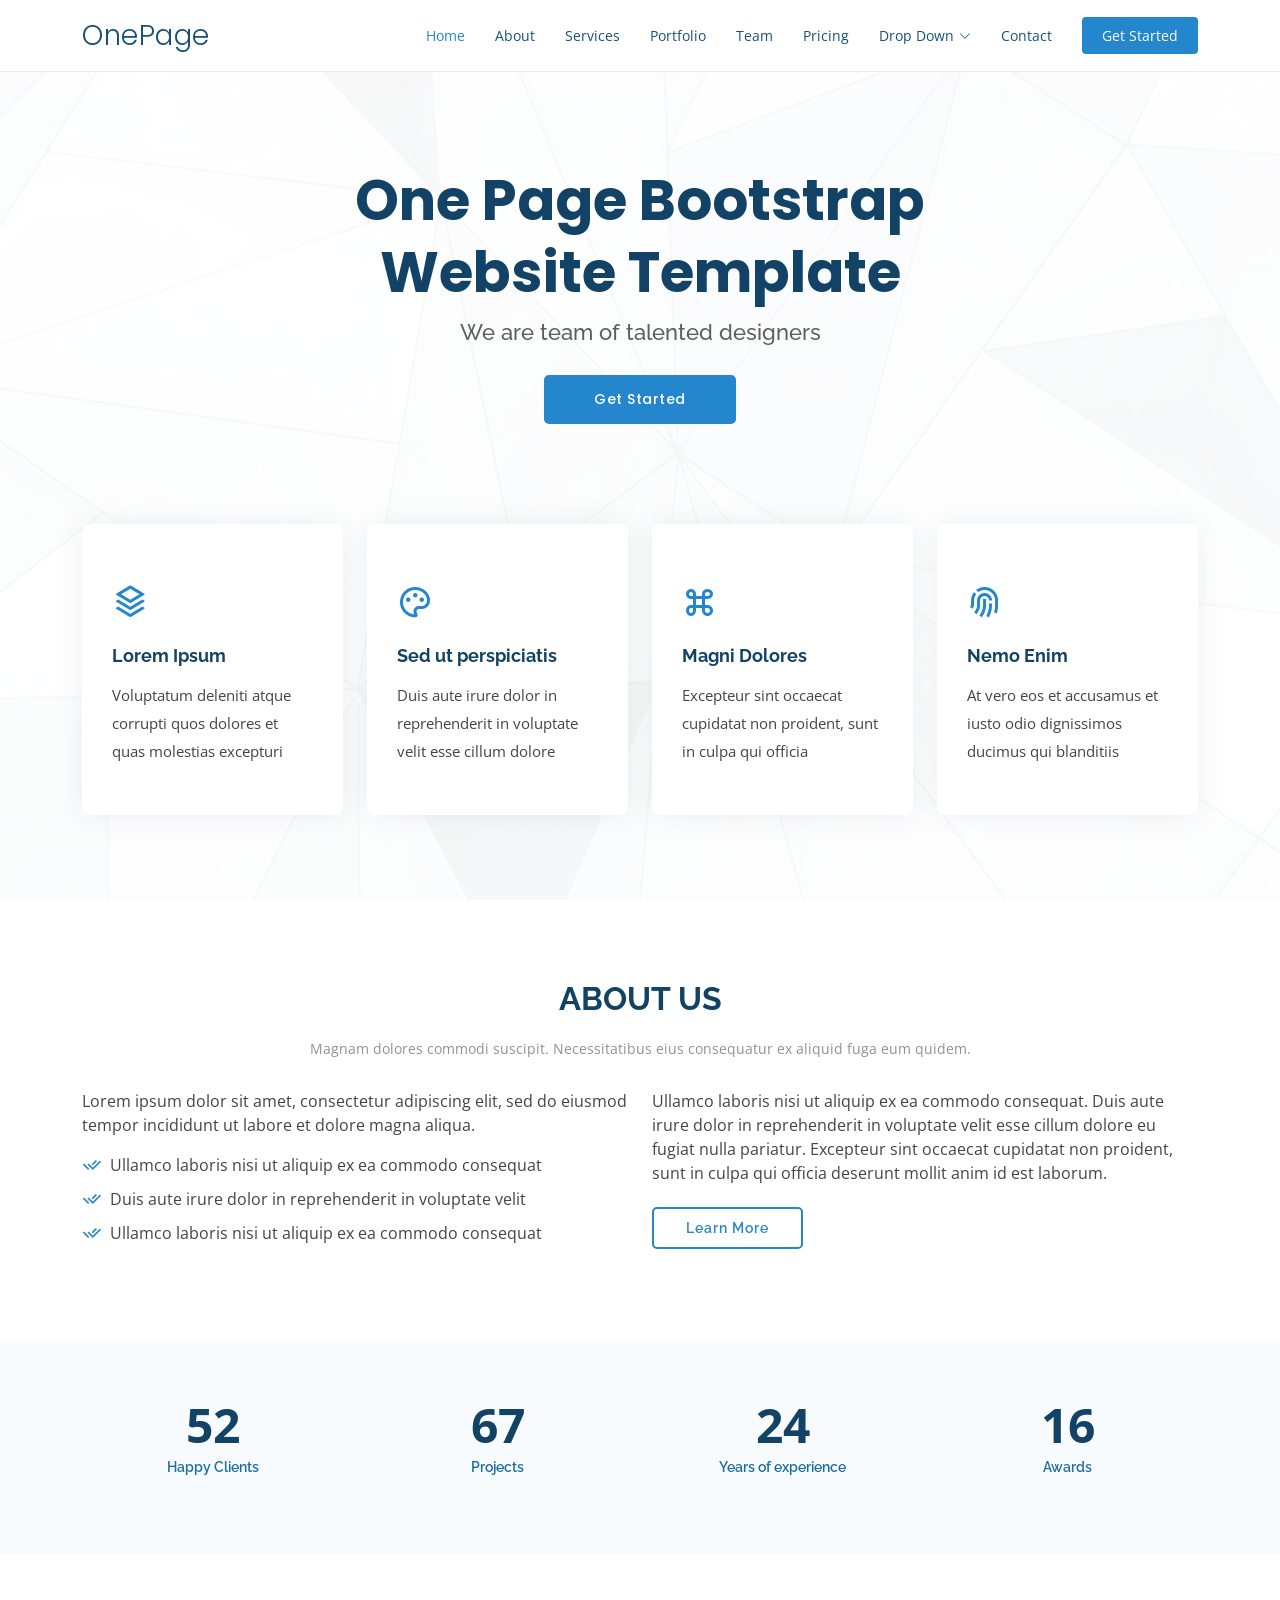
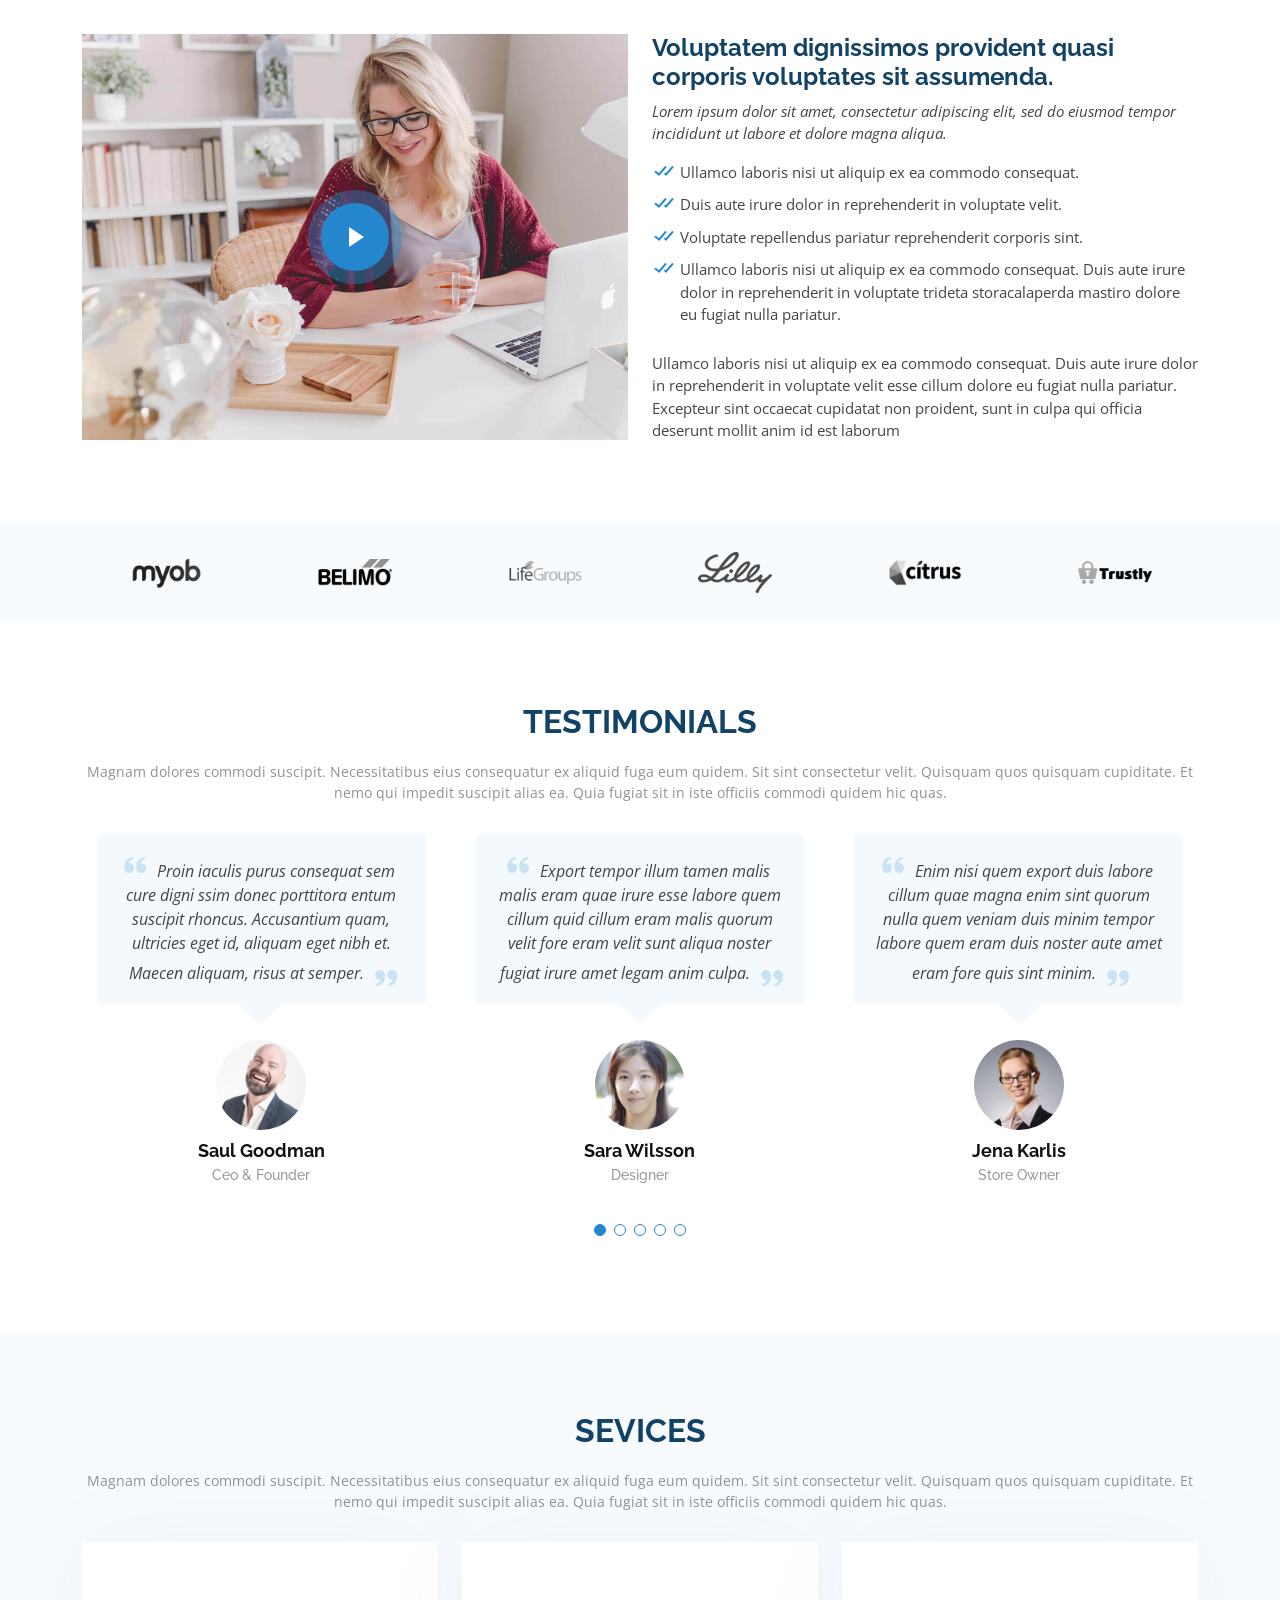
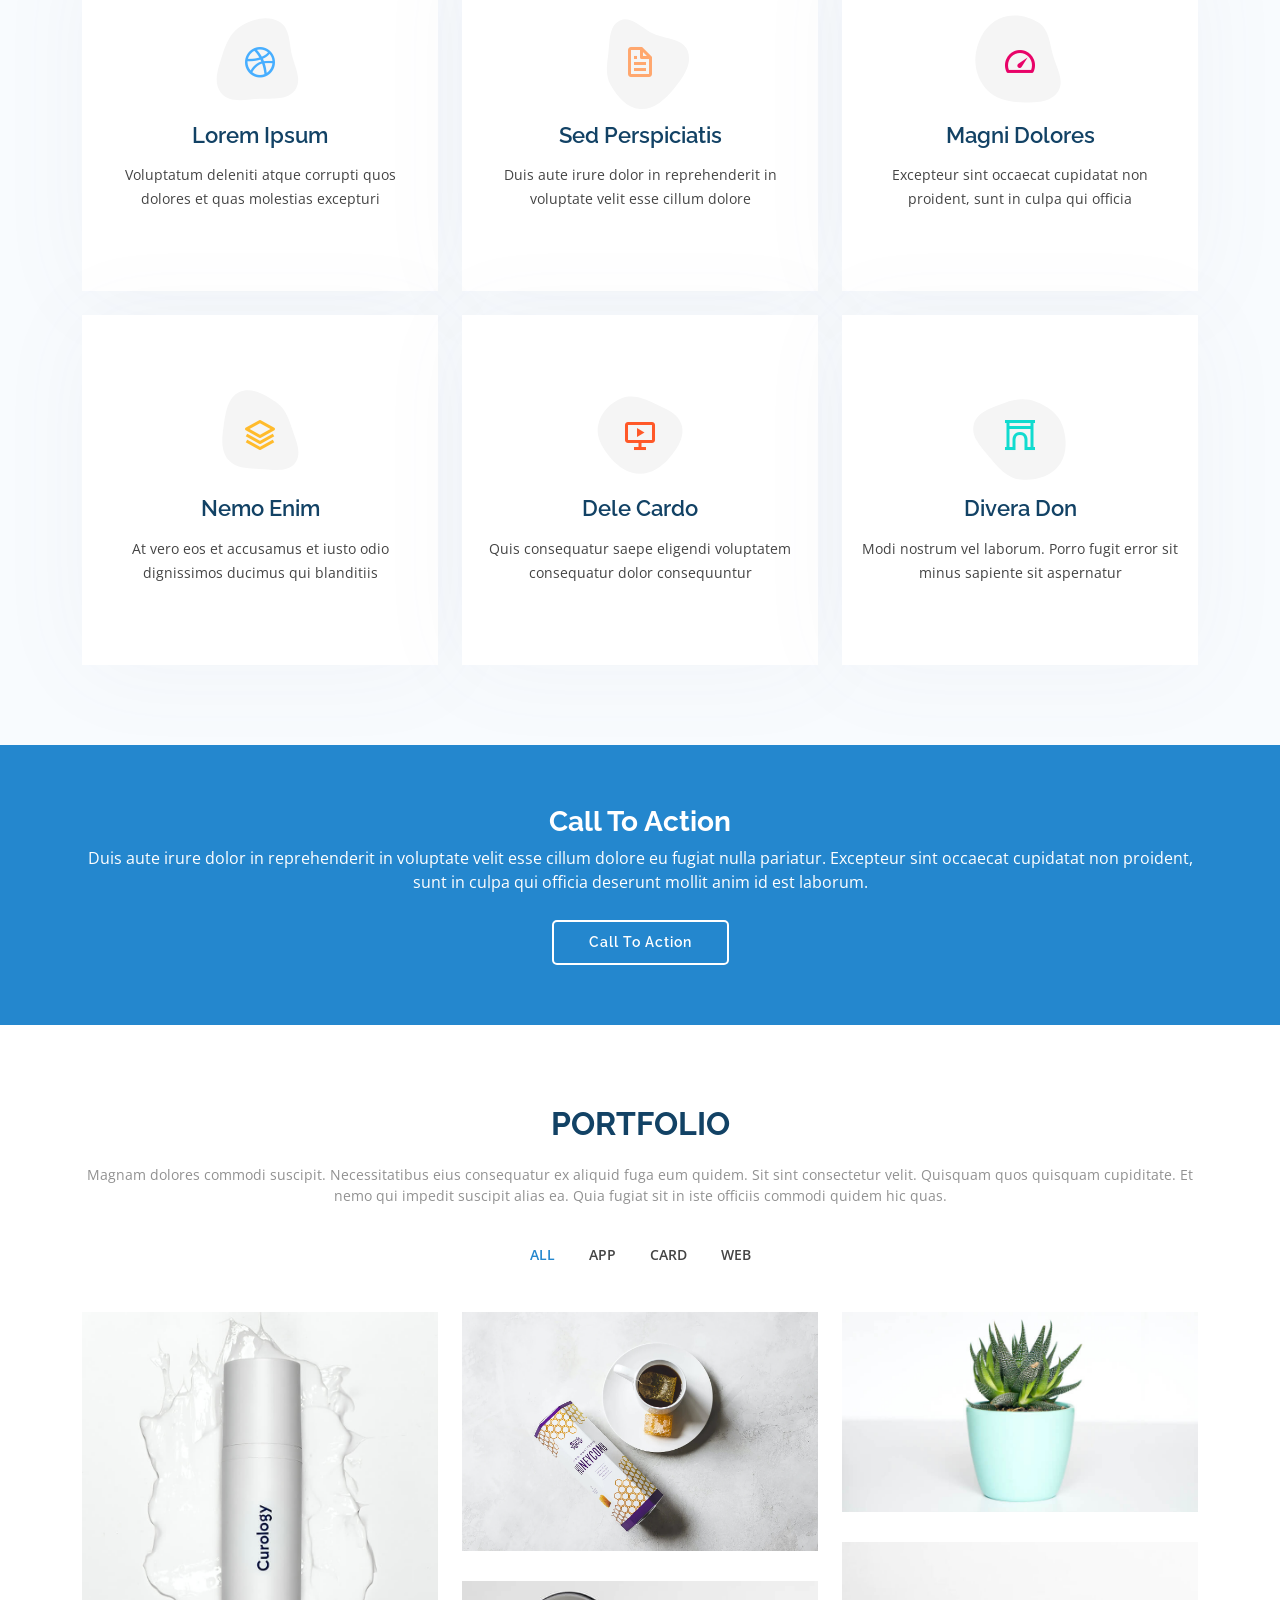
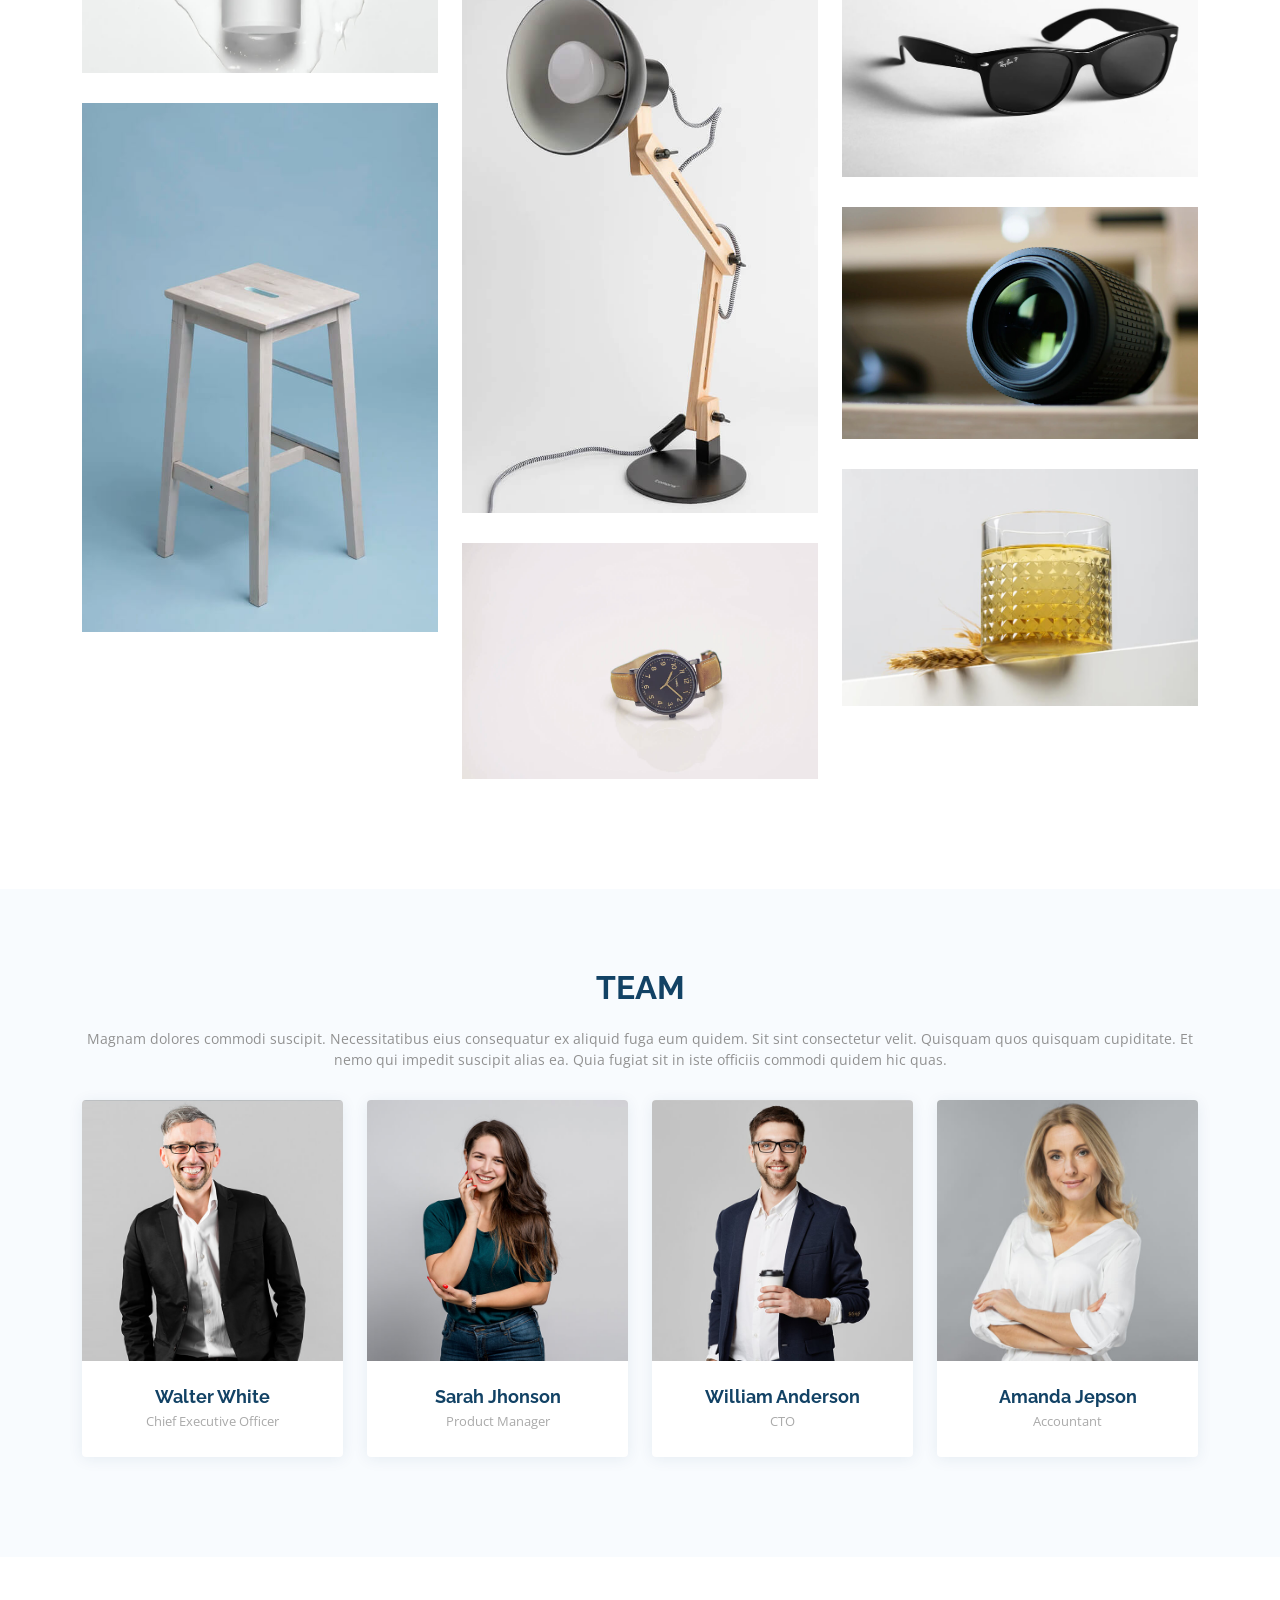
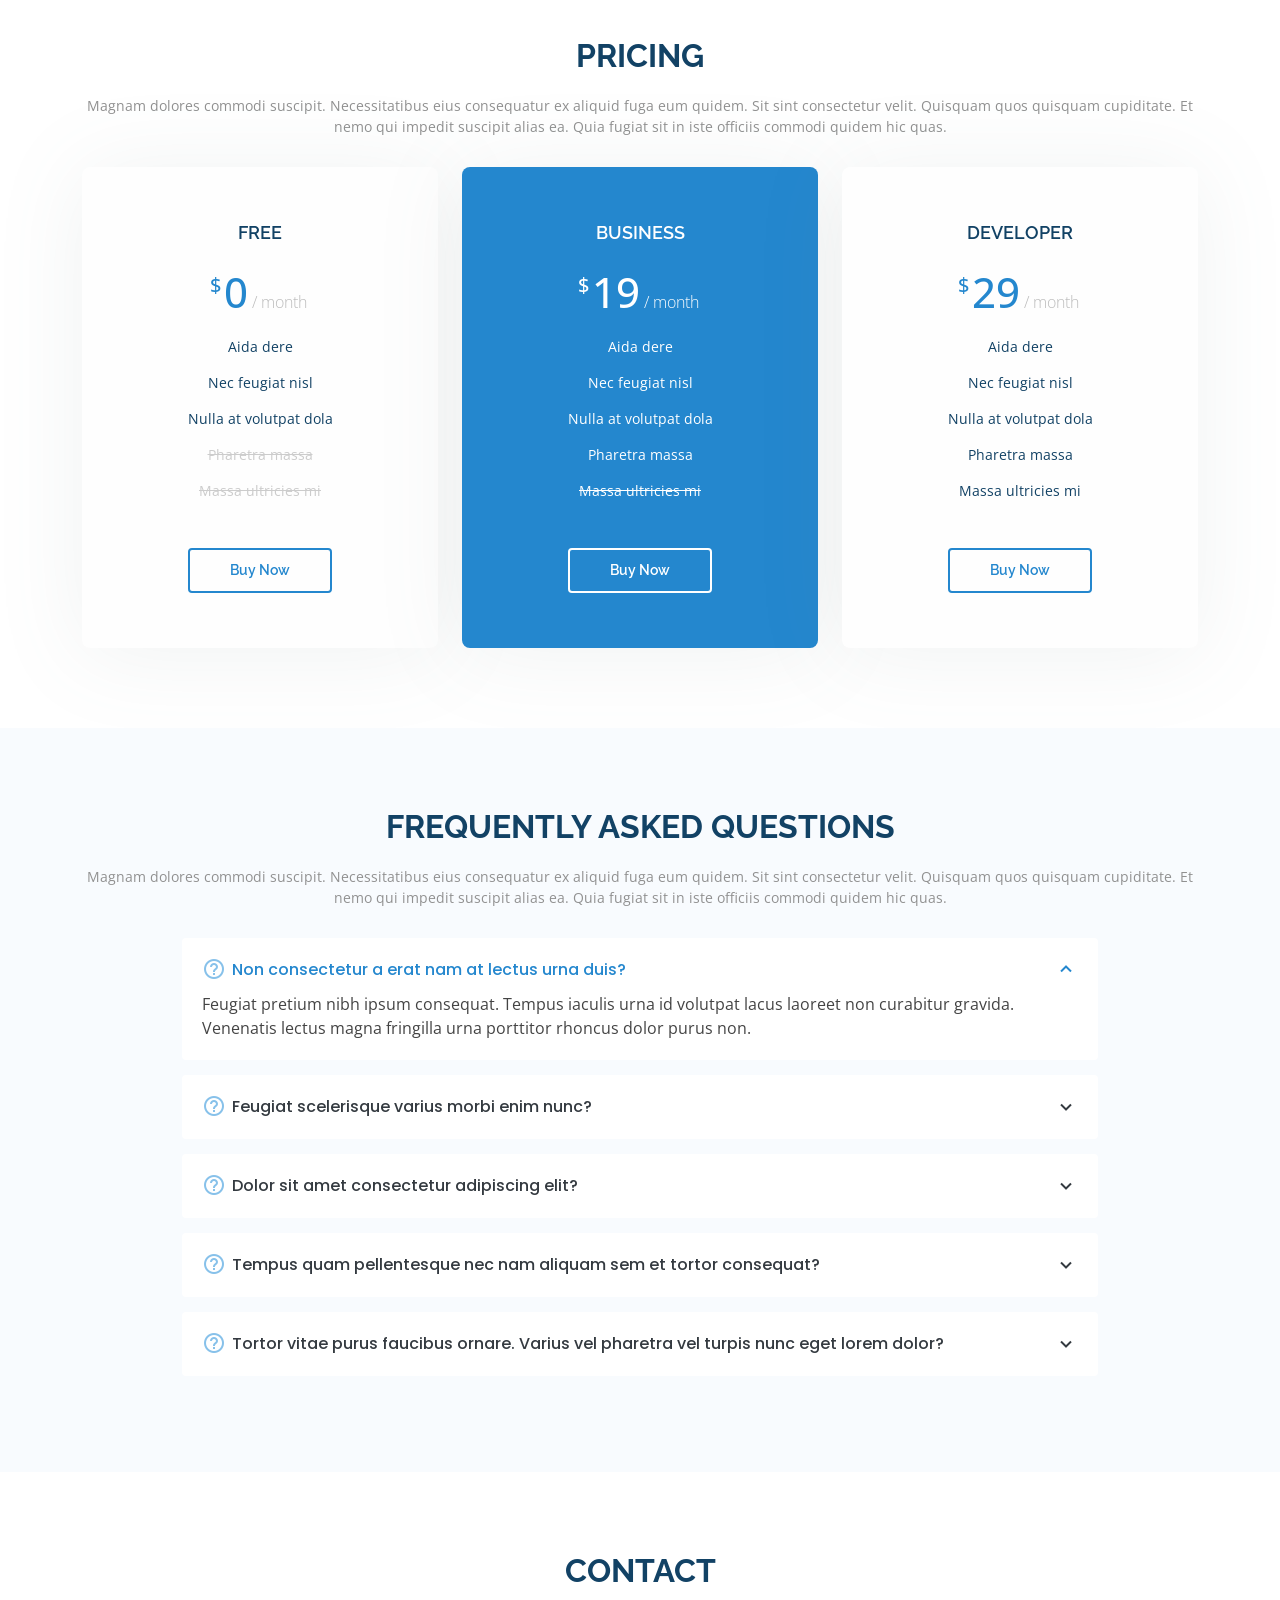
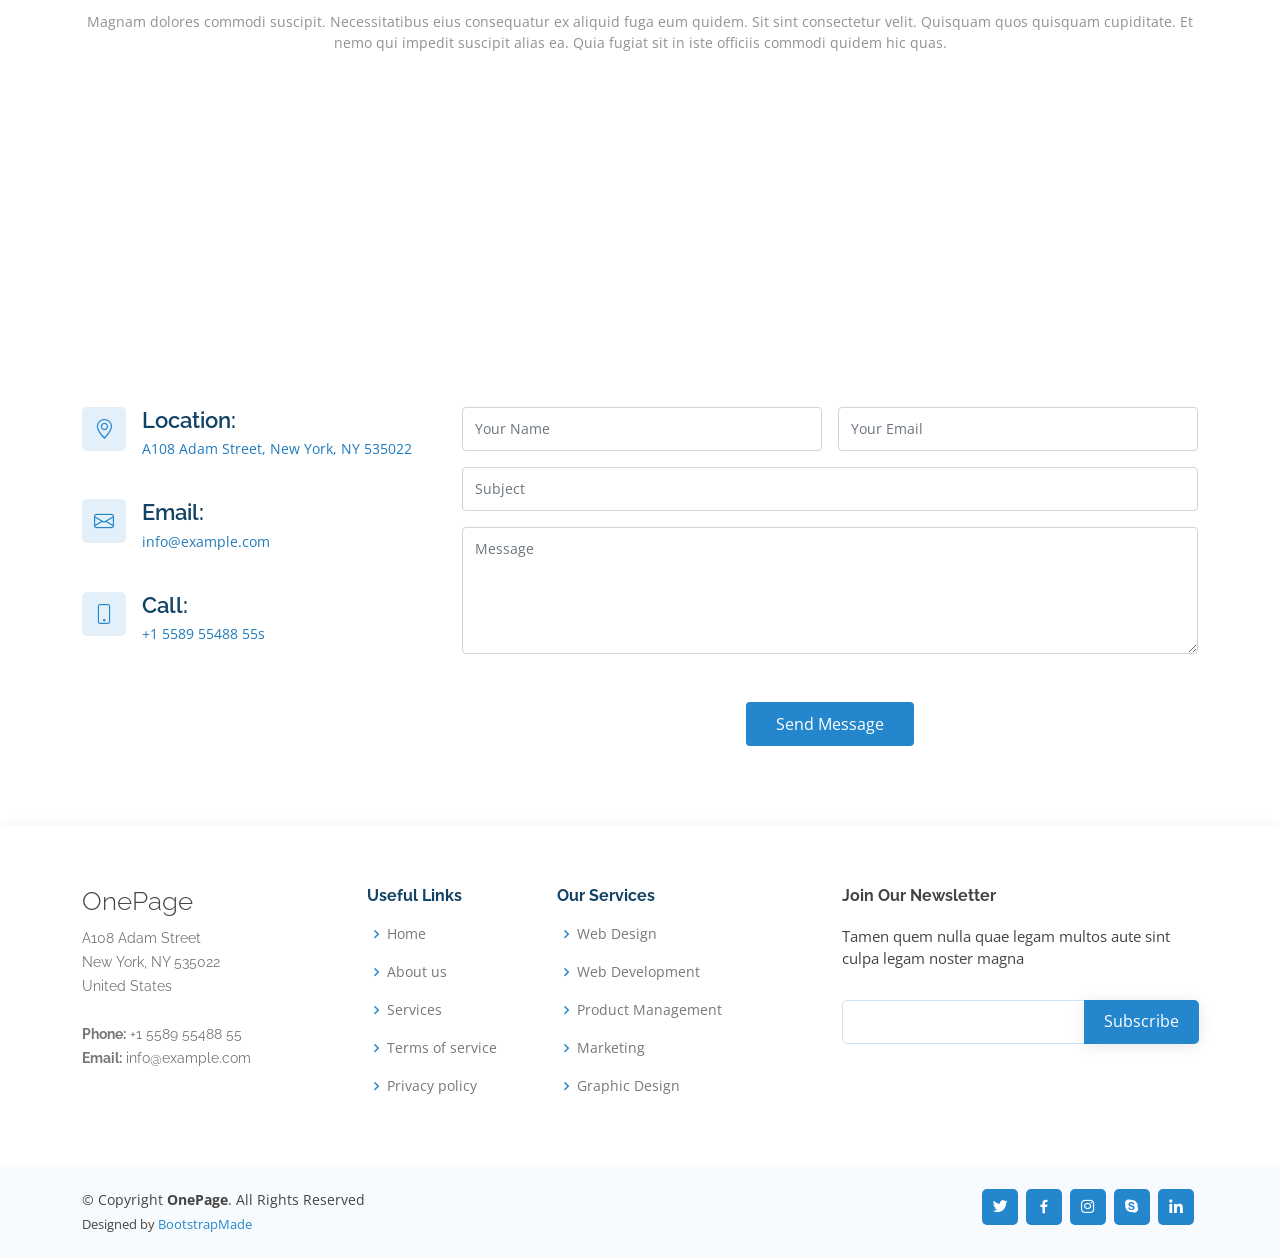
<file: myProject/OnePage/index.html>
<!DOCTYPE html>
<html lang="en">

<head>
  <meta charset="utf-8">
  <meta content="width=device-width, initial-scale=1.0" name="viewport">

  <title>OnePage Bootstrap Template - Index</title>
  <meta content="" name="description">
  <meta content="" name="keywords">

  <!-- Favicons -->
  <link href="assets/img/favicon.png" rel="icon">
  <link href="assets/img/apple-touch-icon.png" rel="apple-touch-icon">

  <!-- Google Fonts -->
  <link href="https://fonts.googleapis.com/css?family=Open+Sans:300,300i,400,400i,600,600i,700,700i|Raleway:300,300i,400,400i,500,500i,600,600i,700,700i|Poppins:300,300i,400,400i,500,500i,600,600i,700,700i" rel="stylesheet">

  <!-- Vendor CSS Files -->
  <link href="assets/vendor/aos/aos.css" rel="stylesheet">
  <link href="assets/vendor/bootstrap/css/bootstrap.min.css" rel="stylesheet">
  <link href="assets/vendor/bootstrap-icons/bootstrap-icons.css" rel="stylesheet">
  <link href="assets/vendor/boxicons/css/boxicons.min.css" rel="stylesheet">
  <link href="assets/vendor/glightbox/css/glightbox.min.css" rel="stylesheet">
  <link href="assets/vendor/remixicon/remixicon.css" rel="stylesheet">
  <link href="assets/vendor/swiper/swiper-bundle.min.css" rel="stylesheet">

  <!-- Template Main CSS File -->
  <link href="assets/css/style.css" rel="stylesheet">

  <!-- =======================================================
  * Template Name: OnePage - v4.9.2
  * Template URL: https://bootstrapmade.com/onepage-multipurpose-bootstrap-template/
  * Author: BootstrapMade.com
  * License: https://bootstrapmade.com/license/
  ======================================================== -->
</head>

<body>

  <!-- ======= Header ======= -->
  <header id="header" class="fixed-top">
    <div class="container d-flex align-items-center justify-content-between">

      <h1 class="logo"><a href="index.html">OnePage</a></h1>
      <!-- Uncomment below if you prefer to use an image logo -->
      <!-- <a href="index.html" class="logo"><img src="assets/img/logo.png" alt="" class="img-fluid"></a>-->

      <nav id="navbar" class="navbar">
        <ul>
          <li><a class="nav-link scrollto active" href="#hero">Home</a></li>
          <li><a class="nav-link scrollto" href="#about">About</a></li>
          <li><a class="nav-link scrollto" href="#services">Services</a></li>
          <li><a class="nav-link scrollto o" href="#portfolio">Portfolio</a></li>
          <li><a class="nav-link scrollto" href="#team">Team</a></li>
          <li><a class="nav-link scrollto" href="#pricing">Pricing</a></li>
          <li class="dropdown"><a href="#"><span>Drop Down</span> <i class="bi bi-chevron-down"></i></a>
            <ul>
              <li><a href="#">Drop Down 1</a></li>
              <li class="dropdown"><a href="#"><span>Deep Drop Down</span> <i class="bi bi-chevron-right"></i></a>
                <ul>
                  <li><a href="#">Deep Drop Down 1</a></li>
                  <li><a href="#">Deep Drop Down 2</a></li>
                  <li><a href="#">Deep Drop Down 3</a></li>
                  <li><a href="#">Deep Drop Down 4</a></li>
                  <li><a href="#">Deep Drop Down 5</a></li>
                </ul>
              </li>
              <li><a href="#">Drop Down 2</a></li>
              <li><a href="#">Drop Down 3</a></li>
              <li><a href="#">Drop Down 4</a></li>
            </ul>
          </li>
          <li><a class="nav-link scrollto" href="#contact">Contact</a></li>
          <li><a class="getstarted scrollto" href="#about">Get Started</a></li>
        </ul>
        <i class="bi bi-list mobile-nav-toggle"></i>
      </nav><!-- .navbar -->

    </div>
  </header><!-- End Header -->

  <!-- ======= Hero Section ======= -->
  <section id="hero" class="d-flex align-items-center">
    <div class="container position-relative" data-aos="fade-up" data-aos-delay="100">
      <div class="row justify-content-center">
        <div class="col-xl-7 col-lg-9 text-center">
          <h1>One Page Bootstrap Website Template</h1>
          <h2>We are team of talented designers</h2>
        </div>
      </div>
      <div class="text-center">
        <a href="#about" class="btn-get-started scrollto">Get Started</a>
      </div>

      <div class="row icon-boxes">
        <div class="col-md-6 col-lg-3 d-flex align-items-stretch mb-5 mb-lg-0" data-aos="zoom-in" data-aos-delay="200">
          <div class="icon-box">
            <div class="icon"><i class="ri-stack-line"></i></div>
            <h4 class="title"><a href="">Lorem Ipsum</a></h4>
            <p class="description">Voluptatum deleniti atque corrupti quos dolores et quas molestias excepturi</p>
          </div>
        </div>

        <div class="col-md-6 col-lg-3 d-flex align-items-stretch mb-5 mb-lg-0" data-aos="zoom-in" data-aos-delay="300">
          <div class="icon-box">
            <div class="icon"><i class="ri-palette-line"></i></div>
            <h4 class="title"><a href="">Sed ut perspiciatis</a></h4>
            <p class="description">Duis aute irure dolor in reprehenderit in voluptate velit esse cillum dolore</p>
          </div>
        </div>

        <div class="col-md-6 col-lg-3 d-flex align-items-stretch mb-5 mb-lg-0" data-aos="zoom-in" data-aos-delay="400">
          <div class="icon-box">
            <div class="icon"><i class="ri-command-line"></i></div>
            <h4 class="title"><a href="">Magni Dolores</a></h4>
            <p class="description">Excepteur sint occaecat cupidatat non proident, sunt in culpa qui officia</p>
          </div>
        </div>

        <div class="col-md-6 col-lg-3 d-flex align-items-stretch mb-5 mb-lg-0" data-aos="zoom-in" data-aos-delay="500">
          <div class="icon-box">
            <div class="icon"><i class="ri-fingerprint-line"></i></div>
            <h4 class="title"><a href="">Nemo Enim</a></h4>
            <p class="description">At vero eos et accusamus et iusto odio dignissimos ducimus qui blanditiis</p>
          </div>
        </div>

      </div>
    </div>
  </section><!-- End Hero -->

  <main id="main">

    <!-- ======= About Section ======= -->
    <section id="about" class="about">
      <div class="container" data-aos="fade-up">

        <div class="section-title">
          <h2>About Us</h2>
          <p>Magnam dolores commodi suscipit. Necessitatibus eius consequatur ex aliquid fuga eum quidem. </p>
        </div>

        <div class="row content">
          <div class="col-lg-6">
            <p>
              Lorem ipsum dolor sit amet, consectetur adipiscing elit, sed do eiusmod tempor incididunt ut labore et dolore
              magna aliqua.
            </p>
            <ul>
              <li><i class="ri-check-double-line"></i> Ullamco laboris nisi ut aliquip ex ea commodo consequat</li>
              <li><i class="ri-check-double-line"></i> Duis aute irure dolor in reprehenderit in voluptate velit</li>
              <li><i class="ri-check-double-line"></i> Ullamco laboris nisi ut aliquip ex ea commodo consequat</li>
            </ul>
          </div>
          <div class="col-lg-6 pt-4 pt-lg-0">
            <p>
              Ullamco laboris nisi ut aliquip ex ea commodo consequat. Duis aute irure dolor in reprehenderit in voluptate
              velit esse cillum dolore eu fugiat nulla pariatur. Excepteur sint occaecat cupidatat non proident, sunt in
              culpa qui officia deserunt mollit anim id est laborum.
            </p>
            <a href="#" class="btn-learn-more">Learn More</a>
          </div>
        </div>

      </div>
    </section><!-- End About Section -->

    <!-- ======= Counts Section ======= -->
    <section id="counts" class="counts section-bg">
      <div class="container">

        <div class="row justify-content-end">

          <div class="col-lg-3 col-md-5 col-6 d-md-flex align-items-md-stretch">
            <div class="count-box">
              <span data-purecounter-start="0" data-purecounter-end="65" data-purecounter-duration="2" class="purecounter"></span>
              <p>Happy Clients</p>
            </div>
          </div>

          <div class="col-lg-3 col-md-5 col-6 d-md-flex align-items-md-stretch">
            <div class="count-box">
              <span data-purecounter-start="0" data-purecounter-end="85" data-purecounter-duration="2" class="purecounter"></span>
              <p>Projects</p>
            </div>
          </div>

          <div class="col-lg-3 col-md-5 col-6 d-md-flex align-items-md-stretch">
            <div class="count-box">
              <span data-purecounter-start="0" data-purecounter-end="30" data-purecounter-duration="2" class="purecounter"></span>
              <p>Years of experience</p>
            </div>
          </div>

          <div class="col-lg-3 col-md-5 col-6 d-md-flex align-items-md-stretch">
            <div class="count-box">
              <span data-purecounter-start="0" data-purecounter-end="20" data-purecounter-duration="2" class="purecounter"></span>
              <p>Awards</p>
            </div>
          </div>

        </div>

      </div>
    </section><!-- End Counts Section -->

    <!-- ======= About Video Section ======= -->
    <section id="about-video" class="about-video">
      <div class="container" data-aos="fade-up">

        <div class="row">

          <div class="col-lg-6 video-box align-self-baseline" data-aos="fade-right" data-aos-delay="100">
            <img src="assets/img/about-video.jpg" class="img-fluid" alt="">
            <a href="https://www.youtube.com/watch?v=jDDaplaOz7Q" class="glightbox play-btn mb-4" data-vbtype="video" data-autoplay="true"></a>
          </div>

          <div class="col-lg-6 pt-3 pt-lg-0 content" data-aos="fade-left" data-aos-delay="100">
            <h3>Voluptatem dignissimos provident quasi corporis voluptates sit assumenda.</h3>
            <p class="fst-italic">
              Lorem ipsum dolor sit amet, consectetur adipiscing elit, sed do eiusmod tempor incididunt ut labore et dolore
              magna aliqua.
            </p>
            <ul>
              <li><i class="bx bx-check-double"></i> Ullamco laboris nisi ut aliquip ex ea commodo consequat.</li>
              <li><i class="bx bx-check-double"></i> Duis aute irure dolor in reprehenderit in voluptate velit.</li>
              <li><i class="bx bx-check-double"></i> Voluptate repellendus pariatur reprehenderit corporis sint.</li>
              <li><i class="bx bx-check-double"></i> Ullamco laboris nisi ut aliquip ex ea commodo consequat. Duis aute irure dolor in reprehenderit in voluptate trideta storacalaperda mastiro dolore eu fugiat nulla pariatur.</li>
            </ul>
            <p>
              Ullamco laboris nisi ut aliquip ex ea commodo consequat. Duis aute irure dolor in reprehenderit in voluptate
              velit esse cillum dolore eu fugiat nulla pariatur. Excepteur sint occaecat cupidatat non proident, sunt in
              culpa qui officia deserunt mollit anim id est laborum
            </p>
          </div>

        </div>

      </div>
    </section><!-- End About Video Section -->

    <!-- ======= Clients Section ======= -->
    <section id="clients" class="clients section-bg">
      <div class="container">

        <div class="row">

          <div class="col-lg-2 col-md-4 col-6 d-flex align-items-center justify-content-center" data-aos="zoom-in">
            <img src="assets/img/clients/client-1.png" class="img-fluid" alt="">
          </div>

          <div class="col-lg-2 col-md-4 col-6 d-flex align-items-center justify-content-center" data-aos="zoom-in">
            <img src="assets/img/clients/client-2.png" class="img-fluid" alt="">
          </div>

          <div class="col-lg-2 col-md-4 col-6 d-flex align-items-center justify-content-center" data-aos="zoom-in">
            <img src="assets/img/clients/client-3.png" class="img-fluid" alt="">
          </div>

          <div class="col-lg-2 col-md-4 col-6 d-flex align-items-center justify-content-center" data-aos="zoom-in">
            <img src="assets/img/clients/client-4.png" class="img-fluid" alt="">
          </div>

          <div class="col-lg-2 col-md-4 col-6 d-flex align-items-center justify-content-center" data-aos="zoom-in">
            <img src="assets/img/clients/client-5.png" class="img-fluid" alt="">
          </div>

          <div class="col-lg-2 col-md-4 col-6 d-flex align-items-center justify-content-center" data-aos="zoom-in">
            <img src="assets/img/clients/client-6.png" class="img-fluid" alt="">
          </div>

        </div>

      </div>
    </section><!-- End Clients Section -->

    <!-- ======= Testimonials Section ======= -->
    <section id="testimonials" class="testimonials">
      <div class="container" data-aos="fade-up">

        <div class="section-title">
          <h2>Testimonials</h2>
          <p>Magnam dolores commodi suscipit. Necessitatibus eius consequatur ex aliquid fuga eum quidem. Sit sint consectetur velit. Quisquam quos quisquam cupiditate. Et nemo qui impedit suscipit alias ea. Quia fugiat sit in iste officiis commodi quidem hic quas.</p>
        </div>

        <div class="testimonials-slider swiper" data-aos="fade-up" data-aos-delay="100">
          <div class="swiper-wrapper">

            <div class="swiper-slide">
              <div class="testimonial-item">
                <p>
                  <i class="bx bxs-quote-alt-left quote-icon-left"></i>
                  Proin iaculis purus consequat sem cure digni ssim donec porttitora entum suscipit rhoncus. Accusantium quam, ultricies eget id, aliquam eget nibh et. Maecen aliquam, risus at semper.
                  <i class="bx bxs-quote-alt-right quote-icon-right"></i>
                </p>
                <img src="assets/img/testimonials/testimonials-1.jpg" class="testimonial-img" alt="">
                <h3>Saul Goodman</h3>
                <h4>Ceo &amp; Founder</h4>
              </div>
            </div><!-- End testimonial item -->

            <div class="swiper-slide">
              <div class="testimonial-item">
                <p>
                  <i class="bx bxs-quote-alt-left quote-icon-left"></i>
                  Export tempor illum tamen malis malis eram quae irure esse labore quem cillum quid cillum eram malis quorum velit fore eram velit sunt aliqua noster fugiat irure amet legam anim culpa.
                  <i class="bx bxs-quote-alt-right quote-icon-right"></i>
                </p>
                <img src="assets/img/testimonials/testimonials-2.jpg" class="testimonial-img" alt="">
                <h3>Sara Wilsson</h3>
                <h4>Designer</h4>
              </div>
            </div><!-- End testimonial item -->

            <div class="swiper-slide">
              <div class="testimonial-item">
                <p>
                  <i class="bx bxs-quote-alt-left quote-icon-left"></i>
                  Enim nisi quem export duis labore cillum quae magna enim sint quorum nulla quem veniam duis minim tempor labore quem eram duis noster aute amet eram fore quis sint minim.
                  <i class="bx bxs-quote-alt-right quote-icon-right"></i>
                </p>
                <img src="assets/img/testimonials/testimonials-3.jpg" class="testimonial-img" alt="">
                <h3>Jena Karlis</h3>
                <h4>Store Owner</h4>
              </div>
            </div><!-- End testimonial item -->

            <div class="swiper-slide">
              <div class="testimonial-item">
                <p>
                  <i class="bx bxs-quote-alt-left quote-icon-left"></i>
                  Fugiat enim eram quae cillum dolore dolor amet nulla culpa multos export minim fugiat minim velit minim dolor enim duis veniam ipsum anim magna sunt elit fore quem dolore labore illum veniam.
                  <i class="bx bxs-quote-alt-right quote-icon-right"></i>
                </p>
                <img src="assets/img/testimonials/testimonials-4.jpg" class="testimonial-img" alt="">
                <h3>Matt Brandon</h3>
                <h4>Freelancer</h4>
              </div>
            </div><!-- End testimonial item -->

            <div class="swiper-slide">
              <div class="testimonial-item">
                <p>
                  <i class="bx bxs-quote-alt-left quote-icon-left"></i>
                  Quis quorum aliqua sint quem legam fore sunt eram irure aliqua veniam tempor noster veniam enim culpa labore duis sunt culpa nulla illum cillum fugiat legam esse veniam culpa fore nisi cillum quid.
                  <i class="bx bxs-quote-alt-right quote-icon-right"></i>
                </p>
                <img src="assets/img/testimonials/testimonials-5.jpg" class="testimonial-img" alt="">
                <h3>John Larson</h3>
                <h4>Entrepreneur</h4>
              </div>
            </div><!-- End testimonial item -->

          </div>
          <div class="swiper-pagination"></div>
        </div>

      </div>
    </section><!-- End Testimonials Section -->

    <!-- ======= Services Section ======= -->
    <section id="services" class="services section-bg">
      <div class="container" data-aos="fade-up">

        <div class="section-title">
          <h2>Sevices</h2>
          <p>Magnam dolores commodi suscipit. Necessitatibus eius consequatur ex aliquid fuga eum quidem. Sit sint consectetur velit. Quisquam quos quisquam cupiditate. Et nemo qui impedit suscipit alias ea. Quia fugiat sit in iste officiis commodi quidem hic quas.</p>
        </div>

        <div class="row">
          <div class="col-lg-4 col-md-6 d-flex align-items-stretch" data-aos="zoom-in" data-aos-delay="100">
            <div class="icon-box iconbox-blue">
              <div class="icon">
                <svg width="100" height="100" viewBox="0 0 600 600" xmlns="http://www.w3.org/2000/svg">
                  <path stroke="none" stroke-width="0" fill="#f5f5f5" d="M300,521.0016835830174C376.1290562159157,517.8887921683347,466.0731472004068,529.7835943286574,510.70327084640275,468.03025145048787C554.3714126377745,407.6079735673963,508.03601936045806,328.9844924480964,491.2728898941984,256.3432110539036C474.5976632858925,184.082847569629,479.9380746630129,96.60480741107993,416.23090153303,58.64404602377083C348.86323505073057,18.502131276798302,261.93793281208167,40.57373210992963,193.5410806939664,78.93577620505333C130.42746243093433,114.334589627462,98.30271207620316,179.96522072025542,76.75703585869454,249.04625023123273C51.97151888228291,328.5150500222984,13.704378332031375,421.85034740162234,66.52175969318436,486.19268352777647C119.04800174914682,550.1803526380478,217.28368757567262,524.383925680826,300,521.0016835830174"></path>
                </svg>
                <i class="bx bxl-dribbble"></i>
              </div>
              <h4><a href="">Lorem Ipsum</a></h4>
              <p>Voluptatum deleniti atque corrupti quos dolores et quas molestias excepturi</p>
            </div>
          </div>

          <div class="col-lg-4 col-md-6 d-flex align-items-stretch mt-4 mt-md-0" data-aos="zoom-in" data-aos-delay="200">
            <div class="icon-box iconbox-orange ">
              <div class="icon">
                <svg width="100" height="100" viewBox="0 0 600 600" xmlns="http://www.w3.org/2000/svg">
                  <path stroke="none" stroke-width="0" fill="#f5f5f5" d="M300,582.0697525312426C382.5290701553225,586.8405444964366,449.9789794690241,525.3245884688669,502.5850820975895,461.55621195738473C556.606425686781,396.0723002908107,615.8543463187945,314.28637112970534,586.6730223649479,234.56875336149918C558.9533121215079,158.8439757836574,454.9685369536778,164.00468322053177,381.49747125262974,130.76875717737553C312.15926192815925,99.40240125094834,248.97055460311594,18.661163978235184,179.8680185752513,50.54337015887873C110.5421016452524,82.52863877960104,119.82277516462835,180.83849132639028,109.12597500060166,256.43424936330496C100.08760227029461,320.3096726198365,92.17705696193138,384.0621239912766,124.79988738764834,439.7174275375508C164.83382741302287,508.01625554203684,220.96474134820875,577.5009287672846,300,582.0697525312426"></path>
                </svg>
                <i class="bx bx-file"></i>
              </div>
              <h4><a href="">Sed Perspiciatis</a></h4>
              <p>Duis aute irure dolor in reprehenderit in voluptate velit esse cillum dolore</p>
            </div>
          </div>

          <div class="col-lg-4 col-md-6 d-flex align-items-stretch mt-4 mt-lg-0" data-aos="zoom-in" data-aos-delay="300">
            <div class="icon-box iconbox-pink">
              <div class="icon">
                <svg width="100" height="100" viewBox="0 0 600 600" xmlns="http://www.w3.org/2000/svg">
                  <path stroke="none" stroke-width="0" fill="#f5f5f5" d="M300,541.5067337569781C382.14930387511276,545.0595476570109,479.8736841581634,548.3450877840088,526.4010558755058,480.5488172755941C571.5218469581645,414.80211281144784,517.5187510058486,332.0715597781072,496.52539010469104,255.14436215662573C477.37192572678356,184.95920475031193,473.57363656557914,105.61284051026155,413.0603344069578,65.22779650032875C343.27470386102294,18.654635553484475,251.2091493199835,5.337323636656869,175.0934190732945,40.62881213300186C97.87086631185822,76.43348514350839,51.98124368387456,156.15599469081315,36.44837278890362,239.84606092416172C21.716077023791087,319.22268207091537,43.775223500013084,401.1760424656574,96.891909868211,461.97329694683043C147.22146801428983,519.5804099606455,223.5754009179313,538.201503339737,300,541.5067337569781"></path>
                </svg>
                <i class="bx bx-tachometer"></i>
              </div>
              <h4><a href="">Magni Dolores</a></h4>
              <p>Excepteur sint occaecat cupidatat non proident, sunt in culpa qui officia</p>
            </div>
          </div>

          <div class="col-lg-4 col-md-6 d-flex align-items-stretch mt-4" data-aos="zoom-in" data-aos-delay="100">
            <div class="icon-box iconbox-yellow">
              <div class="icon">
                <svg width="100" height="100" viewBox="0 0 600 600" xmlns="http://www.w3.org/2000/svg">
                  <path stroke="none" stroke-width="0" fill="#f5f5f5" d="M300,503.46388370962813C374.79870501325706,506.71871716319447,464.8034551963731,527.1746412648533,510.4981551193396,467.86667711651364C555.9287308511215,408.9015244558933,512.6030010748507,327.5744911775523,490.211057578863,256.5855673507754C471.097692560561,195.9906835881958,447.69079081568157,138.11976852964426,395.19560036434837,102.3242989838813C329.3053358748298,57.3949838291264,248.02791733380457,8.279543830951368,175.87071277845988,42.242879143198664C103.41431057327972,76.34704239035025,93.79494320519305,170.9812938413882,81.28167332365135,250.07896920659033C70.17666984294237,320.27484674793965,64.84698225790005,396.69656628748305,111.28512138212992,450.4950937839243C156.20124167950087,502.5303643271138,231.32542653798444,500.4755392045468,300,503.46388370962813"></path>
                </svg>
                <i class="bx bx-layer"></i>
              </div>
              <h4><a href="">Nemo Enim</a></h4>
              <p>At vero eos et accusamus et iusto odio dignissimos ducimus qui blanditiis</p>
            </div>
          </div>

          <div class="col-lg-4 col-md-6 d-flex align-items-stretch mt-4" data-aos="zoom-in" data-aos-delay="200">
            <div class="icon-box iconbox-red">
              <div class="icon">
                <svg width="100" height="100" viewBox="0 0 600 600" xmlns="http://www.w3.org/2000/svg">
                  <path stroke="none" stroke-width="0" fill="#f5f5f5" d="M300,532.3542879108572C369.38199826031484,532.3153073249985,429.10787420159085,491.63046689027357,474.5244479745417,439.17860296908856C522.8885846962883,383.3225815378663,569.1668002868075,314.3205725914397,550.7432151929288,242.7694973846089C532.6665558377875,172.5657663291529,456.2379748765914,142.6223662098291,390.3689995646985,112.34683881706744C326.66090330228417,83.06452184765237,258.84405631176094,53.51806209861945,193.32584062364296,78.48882559362697C121.61183558270385,105.82097193414197,62.805066853699245,167.19869350419734,48.57481801355237,242.6138429142374C34.843463184063346,315.3850353017275,76.69343916112496,383.4422959591041,125.22947124332185,439.3748458443577C170.7312796277747,491.8107796887764,230.57421082200815,532.3932930995766,300,532.3542879108572"></path>
                </svg>
                <i class="bx bx-slideshow"></i>
              </div>
              <h4><a href="">Dele Cardo</a></h4>
              <p>Quis consequatur saepe eligendi voluptatem consequatur dolor consequuntur</p>
            </div>
          </div>

          <div class="col-lg-4 col-md-6 d-flex align-items-stretch mt-4" data-aos="zoom-in" data-aos-delay="300">
            <div class="icon-box iconbox-teal">
              <div class="icon">
                <svg width="100" height="100" viewBox="0 0 600 600" xmlns="http://www.w3.org/2000/svg">
                  <path stroke="none" stroke-width="0" fill="#f5f5f5" d="M300,566.797414625762C385.7384707136149,576.1784315230908,478.7894351017131,552.8928747891023,531.9192734346935,484.94944893311C584.6109503024035,417.5663521118492,582.489472248146,322.67544863468447,553.9536738515405,242.03673114598146C529.1557734026468,171.96086150256528,465.24506316201064,127.66468636344209,395.9583748389544,100.7403814666027C334.2173773831606,76.7482773500951,269.4350130405921,84.62216499799875,207.1952322260088,107.2889140133804C132.92018162631612,134.33871894543012,41.79353780512637,160.00259165414826,22.644507872594943,236.69541883565114C3.319112789854554,314.0945973066697,72.72355303640163,379.243833228382,124.04198916343866,440.3218312028393C172.9286146004772,498.5055451809895,224.45579914871206,558.5317968840102,300,566.797414625762"></path>
                </svg>
                <i class="bx bx-arch"></i>
              </div>
              <h4><a href="">Divera Don</a></h4>
              <p>Modi nostrum vel laborum. Porro fugit error sit minus sapiente sit aspernatur</p>
            </div>
          </div>

        </div>

      </div>
    </section><!-- End Sevices Section -->

    <!-- ======= Cta Section ======= -->
    <section id="cta" class="cta">
      <div class="container" data-aos="zoom-in">
        <div class="text-center">
          <h3>Call To Action</h3>
          <p> Duis aute irure dolor in reprehenderit in voluptate velit esse cillum dolore eu fugiat nulla pariatur. Excepteur sint occaecat cupidatat non proident, sunt in culpa qui officia deserunt mollit anim id est laborum.</p>
          <a class="cta-btn" href="#">Call To Action</a>
        </div>
      </div>
    </section><!-- End Cta Section -->

    <!-- ======= Portfolio Section ======= -->
    <section id="portfolio" class="portfolio">
      <div class="container" data-aos="fade-up">

        <div class="section-title">
          <h2>Portfolio</h2>
          <p>Magnam dolores commodi suscipit. Necessitatibus eius consequatur ex aliquid fuga eum quidem. Sit sint consectetur velit. Quisquam quos quisquam cupiditate. Et nemo qui impedit suscipit alias ea. Quia fugiat sit in iste officiis commodi quidem hic quas.</p>
        </div>

        <div class="row" data-aos="fade-up" data-aos-delay="150">
          <div class="col-lg-12 d-flex justify-content-center">
            <ul id="portfolio-flters">
              <li data-filter="*" class="filter-active">All</li>
              <li data-filter=".filter-app">App</li>
              <li data-filter=".filter-card">Card</li>
              <li data-filter=".filter-web">Web</li>
            </ul>
          </div>
        </div>

        <div class="row portfolio-container" data-aos="fade-up" data-aos-delay="300">

          <div class="col-lg-4 col-md-6 portfolio-item filter-app">
            <div class="portfolio-wrap">
              <img src="assets/img/portfolio/portfolio-1.jpg" class="img-fluid" alt="">
              <div class="portfolio-info">
                <h4>App 1</h4>
                <p>App</p>
                <div class="portfolio-links">
                  <a href="assets/img/portfolio/portfolio-1.jpg" data-gallery="portfolioGallery" class="portfolio-lightbox" title="App 1"><i class="bx bx-plus"></i></a>
                  <a href="portfolio-details.html" title="More Details"><i class="bx bx-link"></i></a>
                </div>
              </div>
            </div>
          </div>

          <div class="col-lg-4 col-md-6 portfolio-item filter-web">
            <div class="portfolio-wrap">
              <img src="assets/img/portfolio/portfolio-2.jpg" class="img-fluid" alt="">
              <div class="portfolio-info">
                <h4>Web 3</h4>
                <p>Web</p>
                <div class="portfolio-links">
                  <a href="assets/img/portfolio/portfolio-2.jpg" data-gallery="portfolioGallery" class="portfolio-lightbox" title="Web 3"><i class="bx bx-plus"></i></a>
                  <a href="portfolio-details.html" title="More Details"><i class="bx bx-link"></i></a>
                </div>
              </div>
            </div>
          </div>

          <div class="col-lg-4 col-md-6 portfolio-item filter-app">
            <div class="portfolio-wrap">
              <img src="assets/img/portfolio/portfolio-3.jpg" class="img-fluid" alt="">
              <div class="portfolio-info">
                <h4>App 2</h4>
                <p>App</p>
                <div class="portfolio-links">
                  <a href="assets/img/portfolio/portfolio-3.jpg" data-gallery="portfolioGallery" class="portfolio-lightbox" title="App 2"><i class="bx bx-plus"></i></a>
                  <a href="portfolio-details.html" title="More Details"><i class="bx bx-link"></i></a>
                </div>
              </div>
            </div>
          </div>

          <div class="col-lg-4 col-md-6 portfolio-item filter-card">
            <div class="portfolio-wrap">
              <img src="assets/img/portfolio/portfolio-4.jpg" class="img-fluid" alt="">
              <div class="portfolio-info">
                <h4>Card 2</h4>
                <p>Card</p>
                <div class="portfolio-links">
                  <a href="assets/img/portfolio/portfolio-4.jpg" data-gallery="portfolioGallery" class="portfolio-lightbox" title="Card 2"><i class="bx bx-plus"></i></a>
                  <a href="portfolio-details.html" title="More Details"><i class="bx bx-link"></i></a>
                </div>
              </div>
            </div>
          </div>

          <div class="col-lg-4 col-md-6 portfolio-item filter-web">
            <div class="portfolio-wrap">
              <img src="assets/img/portfolio/portfolio-5.jpg" class="img-fluid" alt="">
              <div class="portfolio-info">
                <h4>Web 2</h4>
                <p>Web</p>
                <div class="portfolio-links">
                  <a href="assets/img/portfolio/portfolio-5.jpg" data-gallery="portfolioGallery" class="portfolio-lightbox" title="Web 2"><i class="bx bx-plus"></i></a>
                  <a href="portfolio-details.html" title="More Details"><i class="bx bx-link"></i></a>
                </div>
              </div>
            </div>
          </div>

          <div class="col-lg-4 col-md-6 portfolio-item filter-app">
            <div class="portfolio-wrap">
              <img src="assets/img/portfolio/portfolio-6.jpg" class="img-fluid" alt="">
              <div class="portfolio-info">
                <h4>App 3</h4>
                <p>App</p>
                <div class="portfolio-links">
                  <a href="assets/img/portfolio/portfolio-6.jpg" data-gallery="portfolioGallery" class="portfolio-lightbox" title="App 3"><i class="bx bx-plus"></i></a>
                  <a href="portfolio-details.html" title="More Details"><i class="bx bx-link"></i></a>
                </div>
              </div>
            </div>
          </div>

          <div class="col-lg-4 col-md-6 portfolio-item filter-card">
            <div class="portfolio-wrap">
              <img src="assets/img/portfolio/portfolio-7.jpg" class="img-fluid" alt="">
              <div class="portfolio-info">
                <h4>Card 1</h4>
                <p>Card</p>
                <div class="portfolio-links">
                  <a href="assets/img/portfolio/portfolio-7.jpg" data-gallery="portfolioGallery" class="portfolio-lightbox" title="Card 1"><i class="bx bx-plus"></i></a>
                  <a href="portfolio-details.html" title="More Details"><i class="bx bx-link"></i></a>
                </div>
              </div>
            </div>
          </div>

          <div class="col-lg-4 col-md-6 portfolio-item filter-card">
            <div class="portfolio-wrap">
              <img src="assets/img/portfolio/portfolio-8.jpg" class="img-fluid" alt="">
              <div class="portfolio-info">
                <h4>Card 3</h4>
                <p>Card</p>
                <div class="portfolio-links">
                  <a href="assets/img/portfolio/portfolio-8.jpg" data-gallery="portfolioGallery" class="portfolio-lightbox" title="Card 3"><i class="bx bx-plus"></i></a>
                  <a href="portfolio-details.html" title="More Details"><i class="bx bx-link"></i></a>
                </div>
              </div>
            </div>
          </div>

          <div class="col-lg-4 col-md-6 portfolio-item filter-web">
            <div class="portfolio-wrap">
              <img src="assets/img/portfolio/portfolio-9.jpg" class="img-fluid" alt="">
              <div class="portfolio-info">
                <h4>Web 3</h4>
                <p>Web</p>
                <div class="portfolio-links">
                  <a href="assets/img/portfolio/portfolio-9.jpg" data-gallery="portfolioGallery" class="portfolio-lightbox" title="Web 3"><i class="bx bx-plus"></i></a>
                  <a href="portfolio-details.html" title="More Details"><i class="bx bx-link"></i></a>
                </div>
              </div>
            </div>
          </div>

        </div>

      </div>
    </section><!-- End Portfolio Section -->

    <!-- ======= Team Section ======= -->
    <section id="team" class="team section-bg">
      <div class="container" data-aos="fade-up">

        <div class="section-title">
          <h2>Team</h2>
          <p>Magnam dolores commodi suscipit. Necessitatibus eius consequatur ex aliquid fuga eum quidem. Sit sint consectetur velit. Quisquam quos quisquam cupiditate. Et nemo qui impedit suscipit alias ea. Quia fugiat sit in iste officiis commodi quidem hic quas.</p>
        </div>

        <div class="row">

          <div class="col-lg-3 col-md-6 d-flex align-items-stretch" data-aos="fade-up" data-aos-delay="100">
            <div class="member">
              <div class="member-img">
                <img src="assets/img/team/team-1.jpg" class="img-fluid" alt="">
                <div class="social">
                  <a href=""><i class="bi bi-twitter"></i></a>
                  <a href=""><i class="bi bi-facebook"></i></a>
                  <a href=""><i class="bi bi-instagram"></i></a>
                  <a href=""><i class="bi bi-linkedin"></i></a>
                </div>
              </div>
              <div class="member-info">
                <h4>Walter White</h4>
                <span>Chief Executive Officer</span>
              </div>
            </div>
          </div>

          <div class="col-lg-3 col-md-6 d-flex align-items-stretch" data-aos="fade-up" data-aos-delay="200">
            <div class="member">
              <div class="member-img">
                <img src="assets/img/team/team-2.jpg" class="img-fluid" alt="">
                <div class="social">
                  <a href=""><i class="bi bi-twitter"></i></a>
                  <a href=""><i class="bi bi-facebook"></i></a>
                  <a href=""><i class="bi bi-instagram"></i></a>
                  <a href=""><i class="bi bi-linkedin"></i></a>
                </div>
              </div>
              <div class="member-info">
                <h4>Sarah Jhonson</h4>
                <span>Product Manager</span>
              </div>
            </div>
          </div>

          <div class="col-lg-3 col-md-6 d-flex align-items-stretch" data-aos="fade-up" data-aos-delay="300">
            <div class="member">
              <div class="member-img">
                <img src="assets/img/team/team-3.jpg" class="img-fluid" alt="">
                <div class="social">
                  <a href=""><i class="bi bi-twitter"></i></a>
                  <a href=""><i class="bi bi-facebook"></i></a>
                  <a href=""><i class="bi bi-instagram"></i></a>
                  <a href=""><i class="bi bi-linkedin"></i></a>
                </div>
              </div>
              <div class="member-info">
                <h4>William Anderson</h4>
                <span>CTO</span>
              </div>
            </div>
          </div>

          <div class="col-lg-3 col-md-6 d-flex align-items-stretch" data-aos="fade-up" data-aos-delay="400">
            <div class="member">
              <div class="member-img">
                <img src="assets/img/team/team-4.jpg" class="img-fluid" alt="">
                <div class="social">
                  <a href=""><i class="bi bi-twitter"></i></a>
                  <a href=""><i class="bi bi-facebook"></i></a>
                  <a href=""><i class="bi bi-instagram"></i></a>
                  <a href=""><i class="bi bi-linkedin"></i></a>
                </div>
              </div>
              <div class="member-info">
                <h4>Amanda Jepson</h4>
                <span>Accountant</span>
              </div>
            </div>
          </div>

        </div>

      </div>
    </section><!-- End Team Section -->

    <!-- ======= Pricing Section ======= -->
    <section id="pricing" class="pricing">
      <div class="container" data-aos="fade-up">

        <div class="section-title">
          <h2>Pricing</h2>
          <p>Magnam dolores commodi suscipit. Necessitatibus eius consequatur ex aliquid fuga eum quidem. Sit sint consectetur velit. Quisquam quos quisquam cupiditate. Et nemo qui impedit suscipit alias ea. Quia fugiat sit in iste officiis commodi quidem hic quas.</p>
        </div>

        <div class="row">

          <div class="col-lg-4 col-md-6" data-aos="zoom-im" data-aos-delay="100">
            <div class="box">
              <h3>Free</h3>
              <h4><sup>$</sup>0<span> / month</span></h4>
              <ul>
                <li>Aida dere</li>
                <li>Nec feugiat nisl</li>
                <li>Nulla at volutpat dola</li>
                <li class="na">Pharetra massa</li>
                <li class="na">Massa ultricies mi</li>
              </ul>
              <div class="btn-wrap">
                <a href="#" class="btn-buy">Buy Now</a>
              </div>
            </div>
          </div>

          <div class="col-lg-4 col-md-6 mt-4 mt-md-0" data-aos="zoom-in" data-aos-delay="100">
            <div class="box featured">
              <h3>Business</h3>
              <h4><sup>$</sup>19<span> / month</span></h4>
              <ul>
                <li>Aida dere</li>
                <li>Nec feugiat nisl</li>
                <li>Nulla at volutpat dola</li>
                <li>Pharetra massa</li>
                <li class="na">Massa ultricies mi</li>
              </ul>
              <div class="btn-wrap">
                <a href="#" class="btn-buy">Buy Now</a>
              </div>
            </div>
          </div>

          <div class="col-lg-4 col-md-6 mt-4 mt-lg-0" data-aos="zoom-in" data-aos-delay="100">
            <div class="box">
              <h3>Developer</h3>
              <h4><sup>$</sup>29<span> / month</span></h4>
              <ul>
                <li>Aida dere</li>
                <li>Nec feugiat nisl</li>
                <li>Nulla at volutpat dola</li>
                <li>Pharetra massa</li>
                <li>Massa ultricies mi</li>
              </ul>
              <div class="btn-wrap">
                <a href="#" class="btn-buy">Buy Now</a>
              </div>
            </div>
          </div>

        </div>

      </div>
    </section><!-- End Pricing Section -->

    <!-- ======= Frequently Asked Questions Section ======= -->
    <section id="faq" class="faq section-bg">
      <div class="container" data-aos="fade-up">

        <div class="section-title">
          <h2>Frequently Asked Questions</h2>
          <p>Magnam dolores commodi suscipit. Necessitatibus eius consequatur ex aliquid fuga eum quidem. Sit sint consectetur velit. Quisquam quos quisquam cupiditate. Et nemo qui impedit suscipit alias ea. Quia fugiat sit in iste officiis commodi quidem hic quas.</p>
        </div>

        <div class="faq-list">
          <ul>
            <li data-aos="fade-up">
              <i class="bx bx-help-circle icon-help"></i> <a data-bs-toggle="collapse" class="collapse" data-bs-target="#faq-list-1">Non consectetur a erat nam at lectus urna duis? <i class="bx bx-chevron-down icon-show"></i><i class="bx bx-chevron-up icon-close"></i></a>
              <div id="faq-list-1" class="collapse show" data-bs-parent=".faq-list">
                <p>
                  Feugiat pretium nibh ipsum consequat. Tempus iaculis urna id volutpat lacus laoreet non curabitur gravida. Venenatis lectus magna fringilla urna porttitor rhoncus dolor purus non.
                </p>
              </div>
            </li>

            <li data-aos="fade-up" data-aos-delay="100">
              <i class="bx bx-help-circle icon-help"></i> <a data-bs-toggle="collapse" data-bs-target="#faq-list-2" class="collapsed">Feugiat scelerisque varius morbi enim nunc? <i class="bx bx-chevron-down icon-show"></i><i class="bx bx-chevron-up icon-close"></i></a>
              <div id="faq-list-2" class="collapse" data-bs-parent=".faq-list">
                <p>
                  Dolor sit amet consectetur adipiscing elit pellentesque habitant morbi. Id interdum velit laoreet id donec ultrices. Fringilla phasellus faucibus scelerisque eleifend donec pretium. Est pellentesque elit ullamcorper dignissim. Mauris ultrices eros in cursus turpis massa tincidunt dui.
                </p>
              </div>
            </li>

            <li data-aos="fade-up" data-aos-delay="200">
              <i class="bx bx-help-circle icon-help"></i> <a data-bs-toggle="collapse" data-bs-target="#faq-list-3" class="collapsed">Dolor sit amet consectetur adipiscing elit? <i class="bx bx-chevron-down icon-show"></i><i class="bx bx-chevron-up icon-close"></i></a>
              <div id="faq-list-3" class="collapse" data-bs-parent=".faq-list">
                <p>
                  Eleifend mi in nulla posuere sollicitudin aliquam ultrices sagittis orci. Faucibus pulvinar elementum integer enim. Sem nulla pharetra diam sit amet nisl suscipit. Rutrum tellus pellentesque eu tincidunt. Lectus urna duis convallis convallis tellus. Urna molestie at elementum eu facilisis sed odio morbi quis
                </p>
              </div>
            </li>

            <li data-aos="fade-up" data-aos-delay="300">
              <i class="bx bx-help-circle icon-help"></i> <a data-bs-toggle="collapse" data-bs-target="#faq-list-4" class="collapsed">Tempus quam pellentesque nec nam aliquam sem et tortor consequat? <i class="bx bx-chevron-down icon-show"></i><i class="bx bx-chevron-up icon-close"></i></a>
              <div id="faq-list-4" class="collapse" data-bs-parent=".faq-list">
                <p>
                  Molestie a iaculis at erat pellentesque adipiscing commodo. Dignissim suspendisse in est ante in. Nunc vel risus commodo viverra maecenas accumsan. Sit amet nisl suscipit adipiscing bibendum est. Purus gravida quis blandit turpis cursus in.
                </p>
              </div>
            </li>

            <li data-aos="fade-up" data-aos-delay="400">
              <i class="bx bx-help-circle icon-help"></i> <a data-bs-toggle="collapse" data-bs-target="#faq-list-5" class="collapsed">Tortor vitae purus faucibus ornare. Varius vel pharetra vel turpis nunc eget lorem dolor? <i class="bx bx-chevron-down icon-show"></i><i class="bx bx-chevron-up icon-close"></i></a>
              <div id="faq-list-5" class="collapse" data-bs-parent=".faq-list">
                <p>
                  Laoreet sit amet cursus sit amet dictum sit amet justo. Mauris vitae ultricies leo integer malesuada nunc vel. Tincidunt eget nullam non nisi est sit amet. Turpis nunc eget lorem dolor sed. Ut venenatis tellus in metus vulputate eu scelerisque.
                </p>
              </div>
            </li>

          </ul>
        </div>

      </div>
    </section><!-- End Frequently Asked Questions Section -->

    <!-- ======= Contact Section ======= -->
    <section id="contact" class="contact">
      <div class="container" data-aos="fade-up">

        <div class="section-title">
          <h2>Contact</h2>
          <p>Magnam dolores commodi suscipit. Necessitatibus eius consequatur ex aliquid fuga eum quidem. Sit sint consectetur velit. Quisquam quos quisquam cupiditate. Et nemo qui impedit suscipit alias ea. Quia fugiat sit in iste officiis commodi quidem hic quas.</p>
        </div>

        <div>
          <iframe style="border:0; width: 100%; height: 270px;" src="https://www.google.com/maps/embed?pb=!1m14!1m8!1m3!1d12097.433213460943!2d-74.0062269!3d40.7101282!3m2!1i1024!2i768!4f13.1!3m3!1m2!1s0x0%3A0xb89d1fe6bc499443!2sDowntown+Conference+Center!5e0!3m2!1smk!2sbg!4v1539943755621" frameborder="0" allowfullscreen></iframe>
        </div>

        <div class="row mt-5">

          <div class="col-lg-4">
            <div class="info">
              <div class="address">
                <i class="bi bi-geo-alt"></i>
                <h4>Location:</h4>
                <p>A108 Adam Street, New York, NY 535022</p>
              </div>

              <div class="email">
                <i class="bi bi-envelope"></i>
                <h4>Email:</h4>
                <p>info@example.com</p>
              </div>

              <div class="phone">
                <i class="bi bi-phone"></i>
                <h4>Call:</h4>
                <p>+1 5589 55488 55s</p>
              </div>

            </div>

          </div>

          <div class="col-lg-8 mt-5 mt-lg-0">

            <form action="forms/contact.php" method="post" role="form" class="php-email-form">
              <div class="row gy-2 gx-md-3">
                <div class="col-md-6 form-group">
                  <input type="text" name="name" class="form-control" id="name" placeholder="Your Name" required>
                </div>
                <div class="col-md-6 form-group">
                  <input type="email" class="form-control" name="email" id="email" placeholder="Your Email" required>
                </div>
                <div class="form-group col-12">
                  <input type="text" class="form-control" name="subject" id="subject" placeholder="Subject" required>
                </div>
                <div class="form-group col-12">
                  <textarea class="form-control" name="message" rows="5" placeholder="Message" required></textarea>
                </div>
                <div class="my-3 col-12">
                  <div class="loading">Loading</div>
                  <div class="error-message"></div>
                  <div class="sent-message">Your message has been sent. Thank you!</div>
                </div>
                <div class="text-center col-12"><button type="submit">Send Message</button></div>
              </div>
            </form>

          </div>

        </div>

      </div>
    </section><!-- End Contact Section -->

  </main><!-- End #main -->

  <!-- ======= Footer ======= -->
  <footer id="footer">

    <div class="footer-top">
      <div class="container">
        <div class="row">

          <div class="col-lg-3 col-md-6 footer-contact">
            <h3>OnePage</h3>
            <p>
              A108 Adam Street <br>
              New York, NY 535022<br>
              United States <br><br>
              <strong>Phone:</strong> +1 5589 55488 55<br>
              <strong>Email:</strong> info@example.com<br>
            </p>
          </div>

          <div class="col-lg-2 col-md-6 footer-links">
            <h4>Useful Links</h4>
            <ul>
              <li><i class="bx bx-chevron-right"></i> <a href="#">Home</a></li>
              <li><i class="bx bx-chevron-right"></i> <a href="#">About us</a></li>
              <li><i class="bx bx-chevron-right"></i> <a href="#">Services</a></li>
              <li><i class="bx bx-chevron-right"></i> <a href="#">Terms of service</a></li>
              <li><i class="bx bx-chevron-right"></i> <a href="#">Privacy policy</a></li>
            </ul>
          </div>

          <div class="col-lg-3 col-md-6 footer-links">
            <h4>Our Services</h4>
            <ul>
              <li><i class="bx bx-chevron-right"></i> <a href="#">Web Design</a></li>
              <li><i class="bx bx-chevron-right"></i> <a href="#">Web Development</a></li>
              <li><i class="bx bx-chevron-right"></i> <a href="#">Product Management</a></li>
              <li><i class="bx bx-chevron-right"></i> <a href="#">Marketing</a></li>
              <li><i class="bx bx-chevron-right"></i> <a href="#">Graphic Design</a></li>
            </ul>
          </div>

          <div class="col-lg-4 col-md-6 footer-newsletter">
            <h4>Join Our Newsletter</h4>
            <p>Tamen quem nulla quae legam multos aute sint culpa legam noster magna</p>
            <form action="" method="post">
              <input type="email" name="email"><input type="submit" value="Subscribe">
            </form>
          </div>

        </div>
      </div>
    </div>

    <div class="container d-md-flex py-4">

      <div class="me-md-auto text-center text-md-start">
        <div class="copyright">
          &copy; Copyright <strong><span>OnePage</span></strong>. All Rights Reserved
        </div>
        <div class="credits">
          <!-- All the links in the footer should remain intact. -->
          <!-- You can delete the links only if you purchased the pro version. -->
          <!-- Licensing information: https://bootstrapmade.com/license/ -->
          <!-- Purchase the pro version with working PHP/AJAX contact form: https://bootstrapmade.com/onepage-multipurpose-bootstrap-template/ -->
          Designed by <a href="https://bootstrapmade.com/">BootstrapMade</a>
        </div>
      </div>
      <div class="social-links text-center text-md-right pt-3 pt-md-0">
        <a href="#" class="twitter"><i class="bx bxl-twitter"></i></a>
        <a href="#" class="facebook"><i class="bx bxl-facebook"></i></a>
        <a href="#" class="instagram"><i class="bx bxl-instagram"></i></a>
        <a href="#" class="google-plus"><i class="bx bxl-skype"></i></a>
        <a href="#" class="linkedin"><i class="bx bxl-linkedin"></i></a>
      </div>
    </div>
  </footer><!-- End Footer -->

  <div id="preloader"></div>
  <a href="#" class="back-to-top d-flex align-items-center justify-content-center"><i class="bi bi-arrow-up-short"></i></a>

  <!-- Vendor JS Files -->
  <script src="assets/vendor/purecounter/purecounter_vanilla.js"></script>
  <script src="assets/vendor/aos/aos.js"></script>
  <script src="assets/vendor/bootstrap/js/bootstrap.bundle.min.js"></script>
  <script src="assets/vendor/glightbox/js/glightbox.min.js"></script>
  <script src="assets/vendor/isotope-layout/isotope.pkgd.min.js"></script>
  <script src="assets/vendor/swiper/swiper-bundle.min.js"></script>
  <script src="assets/vendor/php-email-form/validate.js"></script>

  <!-- Template Main JS File -->
  <script src="assets/js/main.js"></script>

</body>

</html>
</file>
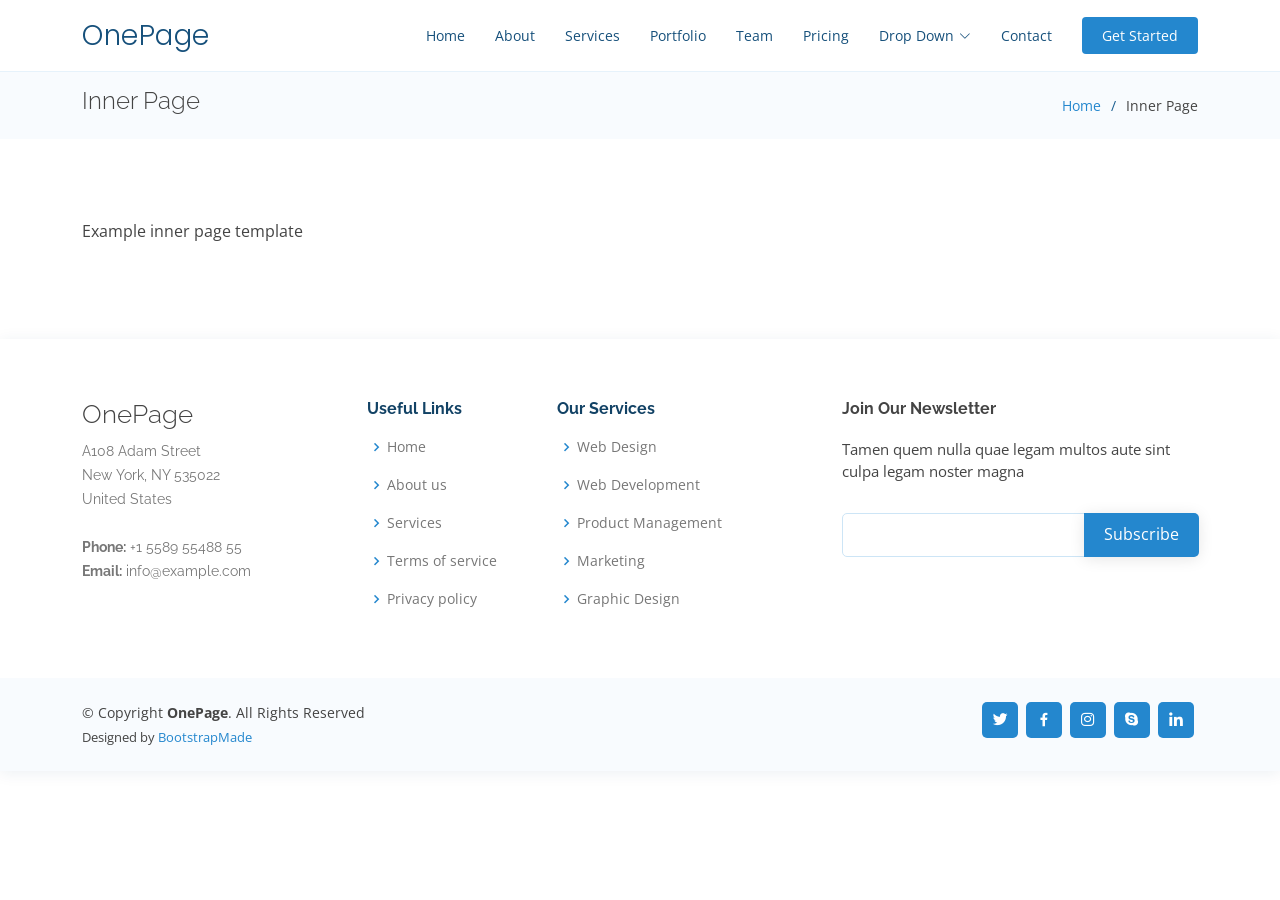
<file: myProject/OnePage/inner-page.html>
<!DOCTYPE html>
<html lang="en">

<head>
  <meta charset="utf-8">
  <meta content="width=device-width, initial-scale=1.0" name="viewport">

  <title>Inner Page - OnePage Bootstrap Template</title>
  <meta content="" name="description">
  <meta content="" name="keywords">

  <!-- Favicons -->
  <link href="assets/img/favicon.png" rel="icon">
  <link href="assets/img/apple-touch-icon.png" rel="apple-touch-icon">

  <!-- Google Fonts -->
  <link href="https://fonts.googleapis.com/css?family=Open+Sans:300,300i,400,400i,600,600i,700,700i|Raleway:300,300i,400,400i,500,500i,600,600i,700,700i|Poppins:300,300i,400,400i,500,500i,600,600i,700,700i" rel="stylesheet">

  <!-- Vendor CSS Files -->
  <link href="assets/vendor/aos/aos.css" rel="stylesheet">
  <link href="assets/vendor/bootstrap/css/bootstrap.min.css" rel="stylesheet">
  <link href="assets/vendor/bootstrap-icons/bootstrap-icons.css" rel="stylesheet">
  <link href="assets/vendor/boxicons/css/boxicons.min.css" rel="stylesheet">
  <link href="assets/vendor/glightbox/css/glightbox.min.css" rel="stylesheet">
  <link href="assets/vendor/remixicon/remixicon.css" rel="stylesheet">
  <link href="assets/vendor/swiper/swiper-bundle.min.css" rel="stylesheet">

  <!-- Template Main CSS File -->
  <link href="assets/css/style.css" rel="stylesheet">

  <!-- =======================================================
  * Template Name: OnePage - v4.9.2
  * Template URL: https://bootstrapmade.com/onepage-multipurpose-bootstrap-template/
  * Author: BootstrapMade.com
  * License: https://bootstrapmade.com/license/
  ======================================================== -->
</head>

<body>

  <!-- ======= Header ======= -->
  <header id="header" class="fixed-top">
    <div class="container d-flex align-items-center justify-content-between">

      <h1 class="logo"><a href="index.html">OnePage</a></h1>
      <!-- Uncomment below if you prefer to use an image logo -->
      <!-- <a href="index.html" class="logo"><img src="assets/img/logo.png" alt="" class="img-fluid"></a>-->

      <nav id="navbar" class="navbar">
        <ul>
          <li><a class="nav-link scrollto " href="#hero">Home</a></li>
          <li><a class="nav-link scrollto" href="#about">About</a></li>
          <li><a class="nav-link scrollto" href="#services">Services</a></li>
          <li><a class="nav-link scrollto o" href="#portfolio">Portfolio</a></li>
          <li><a class="nav-link scrollto" href="#team">Team</a></li>
          <li><a class="nav-link scrollto" href="#pricing">Pricing</a></li>
          <li class="dropdown"><a href="#"><span>Drop Down</span> <i class="bi bi-chevron-down"></i></a>
            <ul>
              <li><a href="#">Drop Down 1</a></li>
              <li class="dropdown"><a href="#"><span>Deep Drop Down</span> <i class="bi bi-chevron-right"></i></a>
                <ul>
                  <li><a href="#">Deep Drop Down 1</a></li>
                  <li><a href="#">Deep Drop Down 2</a></li>
                  <li><a href="#">Deep Drop Down 3</a></li>
                  <li><a href="#">Deep Drop Down 4</a></li>
                  <li><a href="#">Deep Drop Down 5</a></li>
                </ul>
              </li>
              <li><a href="#">Drop Down 2</a></li>
              <li><a href="#">Drop Down 3</a></li>
              <li><a href="#">Drop Down 4</a></li>
            </ul>
          </li>
          <li><a class="nav-link scrollto" href="#contact">Contact</a></li>
          <li><a class="getstarted scrollto" href="#about">Get Started</a></li>
        </ul>
        <i class="bi bi-list mobile-nav-toggle"></i>
      </nav><!-- .navbar -->

    </div>
  </header><!-- End Header -->

  <main id="main">

    <!-- ======= Breadcrumbs ======= -->
    <section class="breadcrumbs">
      <div class="container">

        <div class="d-flex justify-content-between align-items-center">
          <h2>Inner Page</h2>
          <ol>
            <li><a href="index.html">Home</a></li>
            <li>Inner Page</li>
          </ol>
        </div>

      </div>
    </section><!-- End Breadcrumbs -->

    <section class="inner-page">
      <div class="container">
        <p>
          Example inner page template
        </p>
      </div>
    </section>

  </main><!-- End #main -->

  <!-- ======= Footer ======= -->
  <footer id="footer">

    <div class="footer-top">
      <div class="container">
        <div class="row">

          <div class="col-lg-3 col-md-6 footer-contact">
            <h3>OnePage</h3>
            <p>
              A108 Adam Street <br>
              New York, NY 535022<br>
              United States <br><br>
              <strong>Phone:</strong> +1 5589 55488 55<br>
              <strong>Email:</strong> info@example.com<br>
            </p>
          </div>

          <div class="col-lg-2 col-md-6 footer-links">
            <h4>Useful Links</h4>
            <ul>
              <li><i class="bx bx-chevron-right"></i> <a href="#">Home</a></li>
              <li><i class="bx bx-chevron-right"></i> <a href="#">About us</a></li>
              <li><i class="bx bx-chevron-right"></i> <a href="#">Services</a></li>
              <li><i class="bx bx-chevron-right"></i> <a href="#">Terms of service</a></li>
              <li><i class="bx bx-chevron-right"></i> <a href="#">Privacy policy</a></li>
            </ul>
          </div>

          <div class="col-lg-3 col-md-6 footer-links">
            <h4>Our Services</h4>
            <ul>
              <li><i class="bx bx-chevron-right"></i> <a href="#">Web Design</a></li>
              <li><i class="bx bx-chevron-right"></i> <a href="#">Web Development</a></li>
              <li><i class="bx bx-chevron-right"></i> <a href="#">Product Management</a></li>
              <li><i class="bx bx-chevron-right"></i> <a href="#">Marketing</a></li>
              <li><i class="bx bx-chevron-right"></i> <a href="#">Graphic Design</a></li>
            </ul>
          </div>

          <div class="col-lg-4 col-md-6 footer-newsletter">
            <h4>Join Our Newsletter</h4>
            <p>Tamen quem nulla quae legam multos aute sint culpa legam noster magna</p>
            <form action="" method="post">
              <input type="email" name="email"><input type="submit" value="Subscribe">
            </form>
          </div>

        </div>
      </div>
    </div>

    <div class="container d-md-flex py-4">

      <div class="me-md-auto text-center text-md-start">
        <div class="copyright">
          &copy; Copyright <strong><span>OnePage</span></strong>. All Rights Reserved
        </div>
        <div class="credits">
          <!-- All the links in the footer should remain intact. -->
          <!-- You can delete the links only if you purchased the pro version. -->
          <!-- Licensing information: https://bootstrapmade.com/license/ -->
          <!-- Purchase the pro version with working PHP/AJAX contact form: https://bootstrapmade.com/onepage-multipurpose-bootstrap-template/ -->
          Designed by <a href="https://bootstrapmade.com/">BootstrapMade</a>
        </div>
      </div>
      <div class="social-links text-center text-md-right pt-3 pt-md-0">
        <a href="#" class="twitter"><i class="bx bxl-twitter"></i></a>
        <a href="#" class="facebook"><i class="bx bxl-facebook"></i></a>
        <a href="#" class="instagram"><i class="bx bxl-instagram"></i></a>
        <a href="#" class="google-plus"><i class="bx bxl-skype"></i></a>
        <a href="#" class="linkedin"><i class="bx bxl-linkedin"></i></a>
      </div>
    </div>
  </footer><!-- End Footer -->

  <div id="preloader"></div>
  <a href="#" class="back-to-top d-flex align-items-center justify-content-center"><i class="bi bi-arrow-up-short"></i></a>

  <!-- Vendor JS Files -->
  <script src="assets/vendor/purecounter/purecounter_vanilla.js"></script>
  <script src="assets/vendor/aos/aos.js"></script>
  <script src="assets/vendor/bootstrap/js/bootstrap.bundle.min.js"></script>
  <script src="assets/vendor/glightbox/js/glightbox.min.js"></script>
  <script src="assets/vendor/isotope-layout/isotope.pkgd.min.js"></script>
  <script src="assets/vendor/swiper/swiper-bundle.min.js"></script>
  <script src="assets/vendor/php-email-form/validate.js"></script>

  <!-- Template Main JS File -->
  <script src="assets/js/main.js"></script>

</body>

</html>
</file>
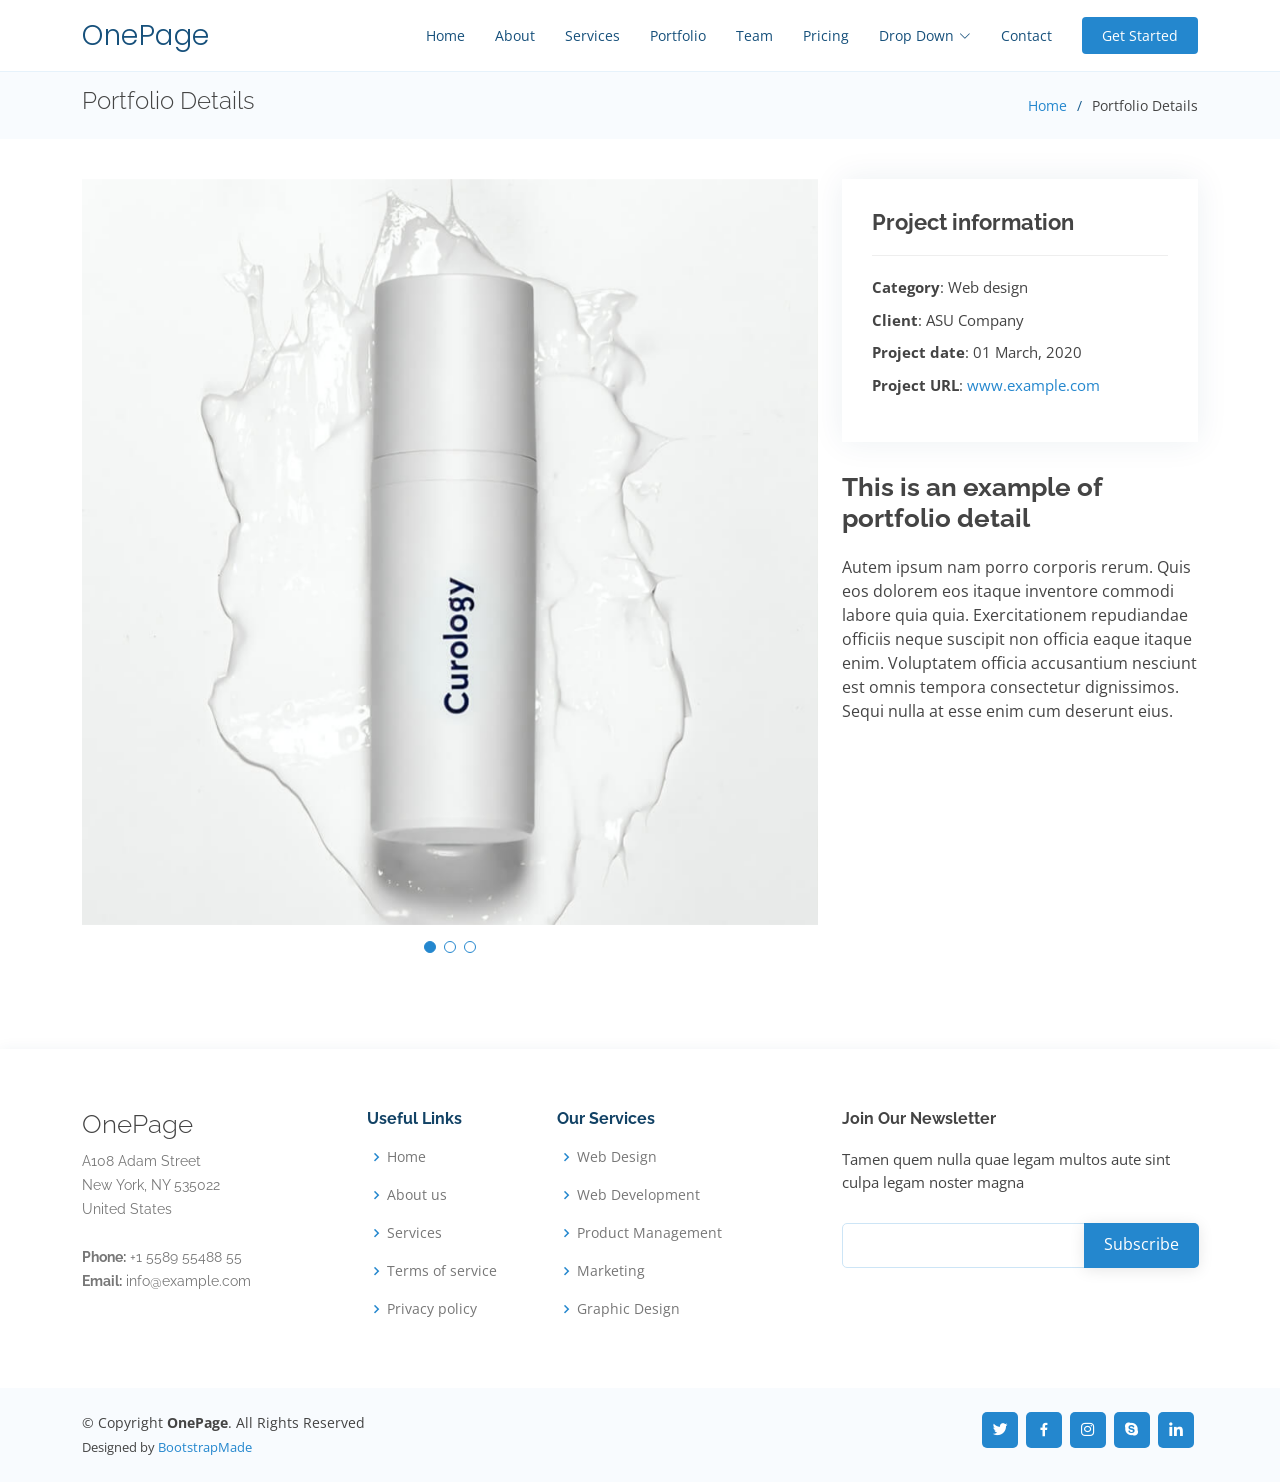
<file: myProject/OnePage/portfolio-details.html>
<!DOCTYPE html>
<html lang="en">

<head>
  <meta charset="utf-8">
  <meta content="width=device-width, initial-scale=1.0" name="viewport">

  <title>Portfolio Details - OnePage Bootstrap Template</title>
  <meta content="" name="description">
  <meta content="" name="keywords">

  <!-- Favicons -->
  <link href="assets/img/favicon.png" rel="icon">
  <link href="assets/img/apple-touch-icon.png" rel="apple-touch-icon">

  <!-- Google Fonts -->
  <link href="https://fonts.googleapis.com/css?family=Open+Sans:300,300i,400,400i,600,600i,700,700i|Raleway:300,300i,400,400i,500,500i,600,600i,700,700i|Poppins:300,300i,400,400i,500,500i,600,600i,700,700i" rel="stylesheet">

  <!-- Vendor CSS Files -->
  <link href="assets/vendor/aos/aos.css" rel="stylesheet">
  <link href="assets/vendor/bootstrap/css/bootstrap.min.css" rel="stylesheet">
  <link href="assets/vendor/bootstrap-icons/bootstrap-icons.css" rel="stylesheet">
  <link href="assets/vendor/boxicons/css/boxicons.min.css" rel="stylesheet">
  <link href="assets/vendor/glightbox/css/glightbox.min.css" rel="stylesheet">
  <link href="assets/vendor/remixicon/remixicon.css" rel="stylesheet">
  <link href="assets/vendor/swiper/swiper-bundle.min.css" rel="stylesheet">

  <!-- Template Main CSS File -->
  <link href="assets/css/style.css" rel="stylesheet">

  <!-- =======================================================
  * Template Name: OnePage - v4.9.2
  * Template URL: https://bootstrapmade.com/onepage-multipurpose-bootstrap-template/
  * Author: BootstrapMade.com
  * License: https://bootstrapmade.com/license/
  ======================================================== -->
</head>

<body>

  <!-- ======= Header ======= -->
  <header id="header" class="fixed-top">
    <div class="container d-flex align-items-center justify-content-between">

      <h1 class="logo"><a href="index.html">OnePage</a></h1>
      <!-- Uncomment below if you prefer to use an image logo -->
      <!-- <a href="index.html" class="logo"><img src="assets/img/logo.png" alt="" class="img-fluid"></a>-->

      <nav id="navbar" class="navbar">
        <ul>
          <li><a class="nav-link scrollto " href="#hero">Home</a></li>
          <li><a class="nav-link scrollto" href="#about">About</a></li>
          <li><a class="nav-link scrollto" href="#services">Services</a></li>
          <li><a class="nav-link scrollto activeo" href="#portfolio">Portfolio</a></li>
          <li><a class="nav-link scrollto" href="#team">Team</a></li>
          <li><a class="nav-link scrollto" href="#pricing">Pricing</a></li>
          <li class="dropdown"><a href="#"><span>Drop Down</span> <i class="bi bi-chevron-down"></i></a>
            <ul>
              <li><a href="#">Drop Down 1</a></li>
              <li class="dropdown"><a href="#"><span>Deep Drop Down</span> <i class="bi bi-chevron-right"></i></a>
                <ul>
                  <li><a href="#">Deep Drop Down 1</a></li>
                  <li><a href="#">Deep Drop Down 2</a></li>
                  <li><a href="#">Deep Drop Down 3</a></li>
                  <li><a href="#">Deep Drop Down 4</a></li>
                  <li><a href="#">Deep Drop Down 5</a></li>
                </ul>
              </li>
              <li><a href="#">Drop Down 2</a></li>
              <li><a href="#">Drop Down 3</a></li>
              <li><a href="#">Drop Down 4</a></li>
            </ul>
          </li>
          <li><a class="nav-link scrollto" href="#contact">Contact</a></li>
          <li><a class="getstarted scrollto" href="#about">Get Started</a></li>
        </ul>
        <i class="bi bi-list mobile-nav-toggle"></i>
      </nav><!-- .navbar -->

    </div>
  </header><!-- End Header -->

  <main id="main">

    <!-- ======= Breadcrumbs ======= -->
    <section id="breadcrumbs" class="breadcrumbs">
      <div class="container">

        <div class="d-flex justify-content-between align-items-center">
          <h2>Portfolio Details</h2>
          <ol>
            <li><a href="index.html">Home</a></li>
            <li>Portfolio Details</li>
          </ol>
        </div>

      </div>
    </section><!-- End Breadcrumbs -->

    <!-- ======= Portfolio Details Section ======= -->
    <section id="portfolio-details" class="portfolio-details">
      <div class="container">

        <div class="row gy-4">

          <div class="col-lg-8">
            <div class="portfolio-details-slider swiper">
              <div class="swiper-wrapper align-items-center">

                <div class="swiper-slide">
                  <img src="assets/img/portfolio/portfolio-1.jpg" alt="">
                </div>

                <div class="swiper-slide">
                  <img src="assets/img/portfolio/portfolio-2.jpg" alt="">
                </div>

                <div class="swiper-slide">
                  <img src="assets/img/portfolio/portfolio-3.jpg" alt="">
                </div>

              </div>
              <div class="swiper-pagination"></div>
            </div>
          </div>

          <div class="col-lg-4">
            <div class="portfolio-info">
              <h3>Project information</h3>
              <ul>
                <li><strong>Category</strong>: Web design</li>
                <li><strong>Client</strong>: ASU Company</li>
                <li><strong>Project date</strong>: 01 March, 2020</li>
                <li><strong>Project URL</strong>: <a href="#">www.example.com</a></li>
              </ul>
            </div>
            <div class="portfolio-description">
              <h2>This is an example of portfolio detail</h2>
              <p>
                Autem ipsum nam porro corporis rerum. Quis eos dolorem eos itaque inventore commodi labore quia quia. Exercitationem repudiandae officiis neque suscipit non officia eaque itaque enim. Voluptatem officia accusantium nesciunt est omnis tempora consectetur dignissimos. Sequi nulla at esse enim cum deserunt eius.
              </p>
            </div>
          </div>

        </div>

      </div>
    </section><!-- End Portfolio Details Section -->

  </main><!-- End #main -->

  <!-- ======= Footer ======= -->
  <footer id="footer">

    <div class="footer-top">
      <div class="container">
        <div class="row">

          <div class="col-lg-3 col-md-6 footer-contact">
            <h3>OnePage</h3>
            <p>
              A108 Adam Street <br>
              New York, NY 535022<br>
              United States <br><br>
              <strong>Phone:</strong> +1 5589 55488 55<br>
              <strong>Email:</strong> info@example.com<br>
            </p>
          </div>

          <div class="col-lg-2 col-md-6 footer-links">
            <h4>Useful Links</h4>
            <ul>
              <li><i class="bx bx-chevron-right"></i> <a href="#">Home</a></li>
              <li><i class="bx bx-chevron-right"></i> <a href="#">About us</a></li>
              <li><i class="bx bx-chevron-right"></i> <a href="#">Services</a></li>
              <li><i class="bx bx-chevron-right"></i> <a href="#">Terms of service</a></li>
              <li><i class="bx bx-chevron-right"></i> <a href="#">Privacy policy</a></li>
            </ul>
          </div>

          <div class="col-lg-3 col-md-6 footer-links">
            <h4>Our Services</h4>
            <ul>
              <li><i class="bx bx-chevron-right"></i> <a href="#">Web Design</a></li>
              <li><i class="bx bx-chevron-right"></i> <a href="#">Web Development</a></li>
              <li><i class="bx bx-chevron-right"></i> <a href="#">Product Management</a></li>
              <li><i class="bx bx-chevron-right"></i> <a href="#">Marketing</a></li>
              <li><i class="bx bx-chevron-right"></i> <a href="#">Graphic Design</a></li>
            </ul>
          </div>

          <div class="col-lg-4 col-md-6 footer-newsletter">
            <h4>Join Our Newsletter</h4>
            <p>Tamen quem nulla quae legam multos aute sint culpa legam noster magna</p>
            <form action="" method="post">
              <input type="email" name="email"><input type="submit" value="Subscribe">
            </form>
          </div>

        </div>
      </div>
    </div>

    <div class="container d-md-flex py-4">

      <div class="me-md-auto text-center text-md-start">
        <div class="copyright">
          &copy; Copyright <strong><span>OnePage</span></strong>. All Rights Reserved
        </div>
        <div class="credits">
          <!-- All the links in the footer should remain intact. -->
          <!-- You can delete the links only if you purchased the pro version. -->
          <!-- Licensing information: https://bootstrapmade.com/license/ -->
          <!-- Purchase the pro version with working PHP/AJAX contact form: https://bootstrapmade.com/onepage-multipurpose-bootstrap-template/ -->
          Designed by <a href="https://bootstrapmade.com/">BootstrapMade</a>
        </div>
      </div>
      <div class="social-links text-center text-md-right pt-3 pt-md-0">
        <a href="#" class="twitter"><i class="bx bxl-twitter"></i></a>
        <a href="#" class="facebook"><i class="bx bxl-facebook"></i></a>
        <a href="#" class="instagram"><i class="bx bxl-instagram"></i></a>
        <a href="#" class="google-plus"><i class="bx bxl-skype"></i></a>
        <a href="#" class="linkedin"><i class="bx bxl-linkedin"></i></a>
      </div>
    </div>
  </footer><!-- End Footer -->

  <div id="preloader"></div>
  <a href="#" class="back-to-top d-flex align-items-center justify-content-center"><i class="bi bi-arrow-up-short"></i></a>

  <!-- Vendor JS Files -->
  <script src="assets/vendor/purecounter/purecounter_vanilla.js"></script>
  <script src="assets/vendor/aos/aos.js"></script>
  <script src="assets/vendor/bootstrap/js/bootstrap.bundle.min.js"></script>
  <script src="assets/vendor/glightbox/js/glightbox.min.js"></script>
  <script src="assets/vendor/isotope-layout/isotope.pkgd.min.js"></script>
  <script src="assets/vendor/swiper/swiper-bundle.min.js"></script>
  <script src="assets/vendor/php-email-form/validate.js"></script>

  <!-- Template Main JS File -->
  <script src="assets/js/main.js"></script>

</body>

</html>
</file>
<file: myProject/OnePage/assets/css/style.css>
/**
* Template Name: OnePage - v4.9.2
* Template URL: https://bootstrapmade.com/onepage-multipurpose-bootstrap-template/
* Author: BootstrapMade.com
* License: https://bootstrapmade.com/license/
*/

/*--------------------------------------------------------------
# General
--------------------------------------------------------------*/
body {
  font-family: "Open Sans", sans-serif;
  color: #444444;
}

a {
  color: #2487ce;
  text-decoration: none;
}

a:hover {
  color: #469fdf;
  text-decoration: none;
}

h1,
h2,
h3,
h4,
h5,
h6 {
  font-family: "Raleway", sans-serif;
}

/*--------------------------------------------------------------
# Back to top button
--------------------------------------------------------------*/
.back-to-top {
  position: fixed;
  visibility: hidden;
  opacity: 0;
  right: 15px;
  bottom: 15px;
  z-index: 996;
  background: #2487ce;
  width: 40px;
  height: 40px;
  border-radius: 4px;
  transition: all 0.4s;
}

.back-to-top i {
  font-size: 28px;
  color: #fff;
  line-height: 0;
}

.back-to-top:hover {
  background: #3e9bdd;
  color: #fff;
}

.back-to-top.active {
  visibility: visible;
  opacity: 1;
}

/*--------------------------------------------------------------
# Preloader
--------------------------------------------------------------*/
#preloader {
  position: fixed;
  top: 0;
  left: 0;
  right: 0;
  bottom: 0;
  z-index: 9999;
  overflow: hidden;
  background: #fff;
}

#preloader:before {
  content: "";
  position: fixed;
  top: calc(50% - 30px);
  left: calc(50% - 30px);
  border: 6px solid #2487ce;
  border-top-color: #fff;
  border-bottom-color: #fff;
  border-radius: 50%;
  width: 60px;
  height: 60px;
  -webkit-animation: animate-preloader 1s linear infinite;
  animation: animate-preloader 1s linear infinite;
}

@-webkit-keyframes animate-preloader {
  0% {
    transform: rotate(0deg);
  }

  100% {
    transform: rotate(360deg);
  }
}

@keyframes animate-preloader {
  0% {
    transform: rotate(0deg);
  }

  100% {
    transform: rotate(360deg);
  }
}

/*--------------------------------------------------------------
# Disable aos animation delay on mobile devices
--------------------------------------------------------------*/
@media screen and (max-width: 768px) {
  [data-aos-delay] {
    transition-delay: 0 !important;
  }
}

/*--------------------------------------------------------------
# Header
--------------------------------------------------------------*/
#header {
  transition: all 0.5s;
  background: #fff;
  z-index: 997;
  padding: 15px 0;
  border-bottom: 1px solid #e6f2fb;
}

#header.header-scrolled {
  border-color: #fff;
  box-shadow: 0px 2px 15px rgba(18, 66, 101, 0.08);
}

#header .logo {
  font-size: 28px;
  margin: 0;
  padding: 0;
  line-height: 1;
  font-weight: 300;
  letter-spacing: 0.5px;
  font-family: "Poppins", sans-serif;
}

#header .logo a {
  color: #16507b;
}

#header .logo img {
  max-height: 40px;
}

@media (max-width: 992px) {
  #header .logo {
    font-size: 28px;
  }
}

/*--------------------------------------------------------------
# Navigation Menu
--------------------------------------------------------------*/
/**
* Desktop Navigation 
*/
.navbar {
  padding: 0;
}

.navbar ul {
  margin: 0;
  padding: 0;
  display: flex;
  list-style: none;
  align-items: center;
}

.navbar li {
  position: relative;
}

.navbar a,
.navbar a:focus {
  display: flex;
  align-items: center;
  justify-content: space-between;
  padding: 10px 0 10px 30px;
  font-size: 14px;
  color: #16507b;
  white-space: nowrap;
  transition: 0.3s;
}

.navbar a i,
.navbar a:focus i {
  font-size: 12px;
  line-height: 0;
  margin-left: 5px;
}

.navbar a:hover,
.navbar .active,
.navbar .active:focus,
.navbar li:hover>a {
  color: #2487ce;
}

.navbar .getstarted,
.navbar .getstarted:focus {
  background: #2487ce;
  padding: 8px 20px;
  margin-left: 30px;
  border-radius: 4px;
  color: #fff;
}

.navbar .getstarted:hover,
.navbar .getstarted:focus:hover {
  color: #fff;
  background: #3194db;
}

.navbar .dropdown ul {
  display: block;
  position: absolute;
  left: 14px;
  top: calc(100% + 30px);
  margin: 0;
  padding: 10px 0;
  z-index: 99;
  opacity: 0;
  visibility: hidden;
  background: #fff;
  box-shadow: 0px 0px 30px rgba(127, 137, 161, 0.25);
  transition: 0.3s;
  border-radius: 4px;
}

.navbar .dropdown ul li {
  min-width: 200px;
}

.navbar .dropdown ul a {
  padding: 10px 20px;
  text-transform: none;
}

.navbar .dropdown ul a i {
  font-size: 12px;
}

.navbar .dropdown ul a:hover,
.navbar .dropdown ul .active:hover,
.navbar .dropdown ul li:hover>a {
  color: #2487ce;
}

.navbar .dropdown:hover>ul {
  opacity: 1;
  top: 100%;
  visibility: visible;
}

.navbar .dropdown .dropdown ul {
  top: 0;
  left: calc(100% - 30px);
  visibility: hidden;
}

.navbar .dropdown .dropdown:hover>ul {
  opacity: 1;
  top: 0;
  left: 100%;
  visibility: visible;
}

@media (max-width: 1366px) {
  .navbar .dropdown .dropdown ul {
    left: -90%;
  }

  .navbar .dropdown .dropdown:hover>ul {
    left: -100%;
  }
}

/**
* Mobile Navigation 
*/
.mobile-nav-toggle {
  color: #124265;
  font-size: 28px;
  cursor: pointer;
  display: none;
  line-height: 0;
  transition: 0.5s;
}

.mobile-nav-toggle.bi-x {
  color: #fff;
}

@media (max-width: 991px) {
  .mobile-nav-toggle {
    display: block;
  }

  .navbar ul {
    display: none;
  }
}

.navbar-mobile {
  position: fixed;
  overflow: hidden;
  top: 0;
  right: 0;
  left: 0;
  bottom: 0;
  background: rgba(10, 38, 58, 0.9);
  transition: 0.3s;
  z-index: 999;
}

.navbar-mobile .mobile-nav-toggle {
  position: absolute;
  top: 15px;
  right: 15px;
}

.navbar-mobile ul {
  display: block;
  position: absolute;
  top: 55px;
  right: 15px;
  bottom: 15px;
  left: 15px;
  padding: 10px 0;
  background-color: #fff;
  overflow-y: auto;
  transition: 0.3s;
}

.navbar-mobile a,
.navbar-mobile a:focus {
  padding: 10px 20px;
  font-size: 15px;
  color: #124265;
}

.navbar-mobile a:hover,
.navbar-mobile .active,
.navbar-mobile li:hover>a {
  color: #2487ce;
}

.navbar-mobile .getstarted,
.navbar-mobile .getstarted:focus {
  margin: 15px;
}

.navbar-mobile .dropdown ul {
  position: static;
  display: none;
  margin: 10px 20px;
  padding: 10px 0;
  z-index: 99;
  opacity: 1;
  visibility: visible;
  background: #fff;
  box-shadow: 0px 0px 30px rgba(127, 137, 161, 0.25);
}

.navbar-mobile .dropdown ul li {
  min-width: 200px;
}

.navbar-mobile .dropdown ul a {
  padding: 10px 20px;
}

.navbar-mobile .dropdown ul a i {
  font-size: 12px;
}

.navbar-mobile .dropdown ul a:hover,
.navbar-mobile .dropdown ul .active:hover,
.navbar-mobile .dropdown ul li:hover>a {
  color: #2487ce;
}

.navbar-mobile .dropdown>.dropdown-active {
  display: block;
}

/*--------------------------------------------------------------
# Hero Section
--------------------------------------------------------------*/
#hero {
  width: 100%;
  height: 100vh;
  position: relative;
  background: url("../img/hero-bg.jpg") top center;
  background-size: cover;
  position: relative;
}

#hero:before {
  content: "";
  background: rgba(255, 255, 255, 0.8);
  position: absolute;
  bottom: 0;
  top: 0;
  left: 0;
  right: 0;
}

#hero .container {
  padding-top: 80px;
}

#hero h1 {
  margin: 0;
  font-size: 56px;
  font-weight: 700;
  line-height: 72px;
  color: #124265;
  font-family: "Poppins", sans-serif;
}

#hero h2 {
  color: #5e5e5e;
  margin: 10px 0 0 0;
  font-size: 22px;
}

#hero .btn-get-started {
  font-family: "Poppins", sans-serif;
  font-weight: 500;
  font-size: 14px;
  letter-spacing: 0.5px;
  display: inline-block;
  padding: 14px 50px;
  border-radius: 5px;
  transition: 0.5s;
  margin-top: 30px;
  color: #fff;
  background: #2487ce;
}

#hero .btn-get-started:hover {
  background: #3194db;
}

#hero .icon-boxes {
  margin-top: 100px;
}

#hero .icon-box {
  padding: 50px 30px;
  position: relative;
  overflow: hidden;
  background: #fff;
  box-shadow: 0 0 29px 0 rgba(18, 66, 101, 0.08);
  transition: all 0.3s ease-in-out;
  border-radius: 8px;
  z-index: 1;
}

#hero .icon-box .title {
  font-weight: 700;
  margin-bottom: 15px;
  font-size: 18px;
}

#hero .icon-box .title a {
  color: #124265;
  transition: 0.3s;
}

#hero .icon-box .description {
  font-size: 15px;
  line-height: 28px;
  margin-bottom: 0;
}

#hero .icon-box .icon {
  margin-bottom: 20px;
  padding-top: 10px;
  display: inline-block;
  transition: all 0.3s ease-in-out;
  font-size: 36px;
  line-height: 1;
  color: #2487ce;
}

#hero .icon-box:hover {
  transform: scale(1.08);
}

#hero .icon-box:hover .title a {
  color: #2487ce;
}

@media (min-width: 1024px) {
  #hero {
    background-attachment: fixed;
  }
}

@media (max-height: 800px) {
  #hero {
    height: auto;
  }
}

@media (max-width: 992px) {
  #hero {
    height: auto;
  }

  #hero h1 {
    font-size: 28px;
    line-height: 36px;
  }

  #hero h2 {
    font-size: 18px;
    line-height: 24px;
  }
}

/*--------------------------------------------------------------
# Sections General
--------------------------------------------------------------*/
section {
  padding: 80px 0;
  overflow: hidden;
}

.section-bg {
  background-color: #f8fbfe;
}

.section-title {
  text-align: center;
  padding-bottom: 30px;
}

.section-title h2 {
  font-size: 32px;
  font-weight: bold;
  text-transform: uppercase;
  margin-bottom: 20px;
  padding-bottom: 0;
  color: #124265;
}

.section-title p {
  margin-bottom: 0;
  font-size: 14px;
  color: #919191;
}

/*--------------------------------------------------------------
# About
--------------------------------------------------------------*/
.about .content h3 {
  font-weight: 600;
  font-size: 26px;
}

.about .content ul {
  list-style: none;
  padding: 0;
}

.about .content ul li {
  padding-left: 28px;
  position: relative;
}

.about .content ul li+li {
  margin-top: 10px;
}

.about .content ul i {
  position: absolute;
  left: 0;
  top: 2px;
  font-size: 20px;
  color: #2487ce;
  line-height: 1;
}

.about .content p:last-child {
  margin-bottom: 0;
}

.about .content .btn-learn-more {
  font-family: "Raleway", sans-serif;
  font-weight: 600;
  font-size: 14px;
  letter-spacing: 1px;
  display: inline-block;
  padding: 12px 32px;
  border-radius: 5px;
  transition: 0.3s;
  line-height: 1;
  color: #2487ce;
  -webkit-animation-delay: 0.8s;
  animation-delay: 0.8s;
  margin-top: 6px;
  border: 2px solid #2487ce;
}

.about .content .btn-learn-more:hover {
  background: #2487ce;
  color: #fff;
  text-decoration: none;
}

/*--------------------------------------------------------------
# Counts
--------------------------------------------------------------*/
.counts {
  padding: 60px 0;
}

.counts .count-box {
  width: 100%;
  text-align: center;
}

.counts .count-box span {
  font-size: 48px;
  line-height: 48px;
  display: block;
  font-weight: 700;
  color: #124265;
  margin-left: 80px;
  margin: auto;
}

.counts .count-box p {
  padding: 8px 0 0 0;
  font-family: "Raleway", sans-serif;
  font-weight: 600;
  font-size: 14px;
  color: #1e6ca6;
}

/*--------------------------------------------------------------
# About Video
--------------------------------------------------------------*/
.about-video .content {
  font-size: 15px;
}

.about-video .content h3 {
  font-weight: 700;
  font-size: 24px;
  color: #124265;
}

.about-video .content ul {
  list-style: none;
  padding: 0;
}

.about-video .content ul li {
  padding-bottom: 10px;
  padding-left: 28px;
  position: relative;
}

.about-video .content ul i {
  font-size: 24px;
  color: #2487ce;
  position: absolute;
  left: 0;
  top: -2px;
}

.about-video .content p:last-child {
  margin-bottom: 0;
}

.about-video .play-btn {
  width: 94px;
  height: 94px;
  background: radial-gradient(#2487ce 50%, rgba(36, 135, 206, 0.4) 52%);
  border-radius: 50%;
  display: block;
  position: absolute;
  left: calc(50% - 47px);
  top: calc(50% - 47px);
  overflow: hidden;
}

.about-video .play-btn::after {
  content: "";
  position: absolute;
  left: 50%;
  top: 50%;
  transform: translateX(-40%) translateY(-50%);
  width: 0;
  height: 0;
  border-top: 10px solid transparent;
  border-bottom: 10px solid transparent;
  border-left: 15px solid #fff;
  z-index: 100;
  transition: all 400ms cubic-bezier(0.55, 0.055, 0.675, 0.19);
}

.about-video .play-btn::before {
  content: "";
  position: absolute;
  width: 120px;
  height: 120px;
  -webkit-animation-delay: 0s;
  animation-delay: 0s;
  -webkit-animation: pulsate-btn 2s;
  animation: pulsate-btn 2s;
  -webkit-animation-direction: forwards;
  animation-direction: forwards;
  -webkit-animation-iteration-count: infinite;
  animation-iteration-count: infinite;
  -webkit-animation-timing-function: steps;
  animation-timing-function: steps;
  opacity: 1;
  border-radius: 50%;
  border: 5px solid rgba(36, 135, 206, 0.7);
  top: -15%;
  left: -15%;
  background: rgba(198, 16, 0, 0);
}

.about-video .play-btn:hover::after {
  border-left: 15px solid #2487ce;
  transform: scale(20);
}

.about-video .play-btn:hover::before {
  content: "";
  position: absolute;
  left: 50%;
  top: 50%;
  transform: translateX(-40%) translateY(-50%);
  width: 0;
  height: 0;
  border: none;
  border-top: 10px solid transparent;
  border-bottom: 10px solid transparent;
  border-left: 15px solid #fff;
  z-index: 200;
  -webkit-animation: none;
  animation: none;
  border-radius: 0;
}

@-webkit-keyframes pulsate-btn {
  0% {
    transform: scale(0.6, 0.6);
    opacity: 1;
  }

  100% {
    transform: scale(1, 1);
    opacity: 0;
  }
}

@keyframes pulsate-btn {
  0% {
    transform: scale(0.6, 0.6);
    opacity: 1;
  }

  100% {
    transform: scale(1, 1);
    opacity: 0;
  }
}

/*--------------------------------------------------------------
# Clients
--------------------------------------------------------------*/
.clients {
  padding: 15px 0;
  text-align: center;
}

.clients img {
  max-width: 45%;
  transition: all 0.4s ease-in-out;
  display: inline-block;
  padding: 15px 0;
  filter: grayscale(100);
}

.clients img:hover {
  filter: none;
  transform: scale(1.15);
}

@media (max-width: 768px) {
  .clients img {
    max-width: 40%;
  }
}

/*--------------------------------------------------------------
# Testimonials
--------------------------------------------------------------*/
.testimonials .testimonials-carousel,
.testimonials .testimonials-slider {
  overflow: hidden;
}

.testimonials .testimonial-item {
  box-sizing: content-box;
  text-align: center;
  min-height: 320px;
}

.testimonials .testimonial-item .testimonial-img {
  width: 90px;
  border-radius: 50%;
  margin: 0 auto;
}

.testimonials .testimonial-item h3 {
  font-size: 18px;
  font-weight: bold;
  margin: 10px 0 5px 0;
  color: #111;
}

.testimonials .testimonial-item h4 {
  font-size: 14px;
  color: #999;
  margin: 0;
}

.testimonials .testimonial-item .quote-icon-left,
.testimonials .testimonial-item .quote-icon-right {
  color: #c9e3f5;
  font-size: 26px;
}

.testimonials .testimonial-item .quote-icon-left {
  display: inline-block;
  left: -5px;
  position: relative;
}

.testimonials .testimonial-item .quote-icon-right {
  display: inline-block;
  right: -5px;
  position: relative;
  top: 10px;
}

.testimonials .testimonial-item p {
  font-style: italic;
  margin: 0 15px 15px 15px;
  padding: 20px;
  background: #f3f9fd;
  position: relative;
  margin-bottom: 35px;
  border-radius: 6px;
}

.testimonials .testimonial-item p::after {
  content: "";
  width: 0;
  height: 0;
  border-top: 20px solid #f3f9fd;
  border-right: 20px solid transparent;
  border-left: 20px solid transparent;
  position: absolute;
  bottom: -20px;
  left: calc(50% - 20px);
}

.testimonials .swiper-pagination {
  margin-top: 20px;
  position: relative;
}

.testimonials .swiper-pagination .swiper-pagination-bullet {
  width: 12px;
  height: 12px;
  background-color: #fff;
  opacity: 1;
  border: 1px solid #2487ce;
}

.testimonials .swiper-pagination .swiper-pagination-bullet-active {
  background-color: #2487ce;
}

/*--------------------------------------------------------------
# Services
--------------------------------------------------------------*/
.services .icon-box {
  text-align: center;
  padding: 70px 20px 80px 20px;
  transition: all ease-in-out 0.3s;
  background: #fff;
  box-shadow: 0px 5px 90px 0px rgba(110, 123, 131, 0.05);
}

.services .icon-box .icon {
  margin: 0 auto;
  width: 100px;
  height: 100px;
  display: flex;
  align-items: center;
  justify-content: center;
  transition: ease-in-out 0.3s;
  position: relative;
}

.services .icon-box .icon i {
  font-size: 36px;
  transition: 0.5s;
  position: relative;
}

.services .icon-box .icon svg {
  position: absolute;
  top: 0;
  left: 0;
}

.services .icon-box .icon svg path {
  transition: 0.5s;
  fill: #f5f5f5;
}

.services .icon-box h4 {
  font-weight: 600;
  margin: 10px 0 15px 0;
  font-size: 22px;
}

.services .icon-box h4 a {
  color: #124265;
  transition: ease-in-out 0.3s;
}

.services .icon-box p {
  line-height: 24px;
  font-size: 14px;
  margin-bottom: 0;
}

.services .icon-box:hover {
  border-color: #fff;
  box-shadow: 0px 0 35px 0 rgba(0, 0, 0, 0.08);
}

.services .iconbox-blue i {
  color: #47aeff;
}

.services .iconbox-blue:hover .icon i {
  color: #fff;
}

.services .iconbox-blue:hover .icon path {
  fill: #47aeff;
}

.services .iconbox-orange i {
  color: #ffa76e;
}

.services .iconbox-orange:hover .icon i {
  color: #fff;
}

.services .iconbox-orange:hover .icon path {
  fill: #ffa76e;
}

.services .iconbox-pink i {
  color: #e80368;
}

.services .iconbox-pink:hover .icon i {
  color: #fff;
}

.services .iconbox-pink:hover .icon path {
  fill: #e80368;
}

.services .iconbox-yellow i {
  color: #ffbb2c;
}

.services .iconbox-yellow:hover .icon i {
  color: #fff;
}

.services .iconbox-yellow:hover .icon path {
  fill: #ffbb2c;
}

.services .iconbox-red i {
  color: #ff5828;
}

.services .iconbox-red:hover .icon i {
  color: #fff;
}

.services .iconbox-red:hover .icon path {
  fill: #ff5828;
}

.services .iconbox-teal i {
  color: #11dbcf;
}

.services .iconbox-teal:hover .icon i {
  color: #fff;
}

.services .iconbox-teal:hover .icon path {
  fill: #11dbcf;
}

/*--------------------------------------------------------------
# Cta
--------------------------------------------------------------*/
.cta {
  background: #2487ce;
  background-size: cover;
  padding: 60px 0;
}

.cta h3 {
  color: #fff;
  font-size: 28px;
  font-weight: 700;
}

.cta p {
  color: #fff;
}

.cta .cta-btn {
  font-family: "Raleway", sans-serif;
  font-weight: 600;
  font-size: 14px;
  letter-spacing: 1px;
  display: inline-block;
  padding: 10px 35px;
  border-radius: 5px;
  transition: 0.5s;
  margin-top: 10px;
  border: 2px solid #fff;
  color: #fff;
}

.cta .cta-btn:hover {
  background: #fff;
  color: #2487ce;
}

/*--------------------------------------------------------------
# Portfolio
--------------------------------------------------------------*/
.portfolio .portfolio-item {
  margin-bottom: 30px;
}

.portfolio #portfolio-flters {
  padding: 0;
  margin: 0 auto 35px auto;
  list-style: none;
  text-align: center;
  border-radius: 50px;
  padding: 2px 15px;
}

.portfolio #portfolio-flters li {
  cursor: pointer;
  display: inline-block;
  padding: 10px 15px 8px 15px;
  font-size: 14px;
  font-weight: 600;
  line-height: 1;
  text-transform: uppercase;
  color: #444444;
  margin-bottom: 5px;
  transition: all 0.3s ease-in-out;
}

.portfolio #portfolio-flters li:hover,
.portfolio #portfolio-flters li.filter-active {
  color: #2487ce;
}

.portfolio #portfolio-flters li:last-child {
  margin-right: 0;
}

.portfolio .portfolio-wrap {
  transition: 0.3s;
  position: relative;
  overflow: hidden;
  z-index: 1;
}

.portfolio .portfolio-wrap::before {
  content: "";
  background: rgba(36, 135, 206, 0.6);
  position: absolute;
  left: 30px;
  right: 30px;
  top: 30px;
  bottom: 30px;
  transition: all ease-in-out 0.3s;
  z-index: 2;
  opacity: 0;
}

.portfolio .portfolio-wrap .portfolio-info {
  opacity: 0;
  position: absolute;
  top: 0;
  left: 0;
  right: 0;
  bottom: 0;
  text-align: center;
  z-index: 3;
  transition: all ease-in-out 0.3s;
  display: flex;
  flex-direction: column;
  justify-content: center;
  align-items: center;
}

.portfolio .portfolio-wrap .portfolio-info::before {
  display: block;
  content: "";
  width: 48px;
  height: 48px;
  position: absolute;
  top: 35px;
  left: 35px;
  border-top: 3px solid #fff;
  border-left: 3px solid #fff;
  transition: all 0.5s ease 0s;
  z-index: 9994;
}

.portfolio .portfolio-wrap .portfolio-info::after {
  display: block;
  content: "";
  width: 48px;
  height: 48px;
  position: absolute;
  bottom: 35px;
  right: 35px;
  border-bottom: 3px solid #fff;
  border-right: 3px solid #fff;
  transition: all 0.5s ease 0s;
  z-index: 9994;
}

.portfolio .portfolio-wrap .portfolio-info h4 {
  font-size: 20px;
  color: #fff;
  font-weight: 600;
}

.portfolio .portfolio-wrap .portfolio-info p {
  color: #ffffff;
  font-size: 14px;
  text-transform: uppercase;
  padding: 0;
  margin: 0;
}

.portfolio .portfolio-wrap .portfolio-links {
  text-align: center;
  z-index: 4;
}

.portfolio .portfolio-wrap .portfolio-links a {
  color: rgba(255, 255, 255, 0.6);
  margin: 0 2px;
  font-size: 28px;
  display: inline-block;
  transition: 0.3s;
}

.portfolio .portfolio-wrap .portfolio-links a:hover {
  color: #fff;
}

.portfolio .portfolio-wrap:hover::before {
  top: 0;
  left: 0;
  right: 0;
  bottom: 0;
  opacity: 1;
}

.portfolio .portfolio-wrap:hover .portfolio-info {
  opacity: 1;
}

.portfolio .portfolio-wrap:hover .portfolio-info::before {
  top: 15px;
  left: 15px;
}

.portfolio .portfolio-wrap:hover .portfolio-info::after {
  bottom: 15px;
  right: 15px;
}

/*--------------------------------------------------------------
# Portfolio Details
--------------------------------------------------------------*/
.portfolio-details {
  padding-top: 40px;
}

.portfolio-details .portfolio-details-slider img {
  width: 100%;
}

.portfolio-details .portfolio-details-slider .swiper-pagination {
  margin-top: 20px;
  position: relative;
}

.portfolio-details .portfolio-details-slider .swiper-pagination .swiper-pagination-bullet {
  width: 12px;
  height: 12px;
  background-color: #fff;
  opacity: 1;
  border: 1px solid #2487ce;
}

.portfolio-details .portfolio-details-slider .swiper-pagination .swiper-pagination-bullet-active {
  background-color: #2487ce;
}

.portfolio-details .portfolio-info {
  padding: 30px;
  box-shadow: 0px 0 30px rgba(18, 66, 101, 0.08);
}

.portfolio-details .portfolio-info h3 {
  font-size: 22px;
  font-weight: 700;
  margin-bottom: 20px;
  padding-bottom: 20px;
  border-bottom: 1px solid #eee;
}

.portfolio-details .portfolio-info ul {
  list-style: none;
  padding: 0;
  font-size: 15px;
}

.portfolio-details .portfolio-info ul li+li {
  margin-top: 10px;
}

.portfolio-details .portfolio-description {
  padding-top: 30px;
}

.portfolio-details .portfolio-description h2 {
  font-size: 26px;
  font-weight: 700;
  margin-bottom: 20px;
}

.portfolio-details .portfolio-description p {
  padding: 0;
}

/*--------------------------------------------------------------
# Team
--------------------------------------------------------------*/
.team .member {
  margin-bottom: 20px;
  overflow: hidden;
  text-align: center;
  border-radius: 4px;
  background: #fff;
  box-shadow: 0px 2px 15px rgba(18, 66, 101, 0.08);
}

.team .member .member-img {
  position: relative;
  overflow: hidden;
}

.team .member .social {
  position: absolute;
  left: 0;
  bottom: 0;
  right: 0;
  height: 40px;
  opacity: 0;
  transition: ease-in-out 0.3s;
  text-align: center;
  background: rgba(255, 255, 255, 0.85);
  display: inline-flex;
  align-items: center;
  justify-content: center;
}

.team .member .social a {
  transition: color 0.3s;
  color: #124265;
  margin: 0 10px;
  display: inline-block;
}

.team .member .social a:hover {
  color: #2487ce;
}

.team .member .social i {
  font-size: 18px;
  margin: 0 2px;
  line-height: 0;
}

.team .member .member-info {
  padding: 25px 15px;
}

.team .member .member-info h4 {
  font-weight: 700;
  margin-bottom: 5px;
  font-size: 18px;
  color: #124265;
}

.team .member .member-info span {
  display: block;
  font-size: 13px;
  font-weight: 400;
  color: #aaaaaa;
}

.team .member .member-info p {
  font-style: italic;
  font-size: 14px;
  line-height: 26px;
  color: #777777;
}

.team .member:hover .social {
  opacity: 1;
}

/*--------------------------------------------------------------
# Pricing
--------------------------------------------------------------*/
.pricing .box {
  padding: 40px 20px;
  text-align: center;
  border-radius: 8px;
  position: relative;
  overflow: hidden;
  background: #fefefe;
  box-shadow: 0px 5px 90px 0px rgba(110, 123, 131, 0.1);
}

.pricing .box h3 {
  font-weight: 400;
  padding: 15px;
  font-size: 18px;
  text-transform: uppercase;
  font-weight: 600;
  color: #124265;
}

.pricing .box h4 {
  font-size: 42px;
  color: #2487ce;
  font-weight: 500;
  font-family: "Open Sans", sans-serif;
  margin-bottom: 20px;
}

.pricing .box h4 sup {
  font-size: 20px;
  top: -15px;
  left: -3px;
}

.pricing .box h4 span {
  color: #bababa;
  font-size: 16px;
  font-weight: 300;
}

.pricing .box ul {
  padding: 0;
  list-style: none;
  color: #124265;
  text-align: center;
  line-height: 20px;
  font-size: 14px;
}

.pricing .box ul li {
  padding-bottom: 16px;
}

.pricing .box ul .na {
  color: #ccc;
  text-decoration: line-through;
}

.pricing .box .btn-wrap {
  padding: 15px;
  text-align: center;
}

.pricing .box .btn-buy {
  display: inline-block;
  padding: 10px 40px;
  border-radius: 4px;
  color: #2487ce;
  transition: none;
  font-size: 14px;
  font-weight: 400;
  font-family: "Raleway", sans-serif;
  font-weight: 600;
  transition: 0.3s;
  border: 2px solid #2487ce;
}

.pricing .box .btn-buy:hover {
  background: #2487ce;
  color: #fff;
}

.pricing .featured {
  background: #2487ce;
}

.pricing .featured h3,
.pricing .featured h4,
.pricing .featured h4 span,
.pricing .featured ul,
.pricing .featured ul .na {
  color: #fff;
}

.pricing .featured .btn-wrap {
  padding: 15px;
  text-align: center;
}

.pricing .featured .btn-buy {
  color: #fff;
  border: 2px solid #fff;
}

.pricing .featured .btn-buy:hover {
  background: #fff;
  color: #2487ce;
}

/*--------------------------------------------------------------
# Frequently Asked Questions
--------------------------------------------------------------*/
.faq .faq-list {
  padding: 0 100px;
}

.faq .faq-list ul {
  padding: 0;
  list-style: none;
}

.faq .faq-list li+li {
  margin-top: 15px;
}

.faq .faq-list li {
  padding: 20px;
  background: #fff;
  border-radius: 4px;
  position: relative;
}

.faq .faq-list a {
  display: block;
  position: relative;
  font-family: "Poppins", sans-serif;
  font-size: 16px;
  line-height: 24px;
  font-weight: 500;
  padding: 0 30px;
  outline: none;
  cursor: pointer;
}

.faq .faq-list .icon-help {
  font-size: 24px;
  position: absolute;
  right: 0;
  left: 20px;
  color: #87c1ea;
}

.faq .faq-list .icon-show,
.faq .faq-list .icon-close {
  font-size: 24px;
  position: absolute;
  right: 0;
  top: 0;
}

.faq .faq-list p {
  margin-bottom: 0;
  padding: 10px 0 0 0;
}

.faq .faq-list .icon-show {
  display: none;
}

.faq .faq-list a.collapsed {
  color: #343a40;
}

.faq .faq-list a.collapsed:hover {
  color: #2487ce;
}

.faq .faq-list a.collapsed .icon-show {
  display: inline-block;
}

.faq .faq-list a.collapsed .icon-close {
  display: none;
}

@media (max-width: 1200px) {
  .faq .faq-list {
    padding: 0;
  }
}

/*--------------------------------------------------------------
# Contact
--------------------------------------------------------------*/
.contact .info {
  width: 100%;
  background: #fff;
}

.contact .info i {
  font-size: 20px;
  color: #2487ce;
  float: left;
  width: 44px;
  height: 44px;
  background: #e3f0fa;
  display: flex;
  justify-content: center;
  align-items: center;
  border-radius: 5px;
  transition: all 0.3s ease-in-out;
}

.contact .info h4 {
  padding: 0 0 0 60px;
  font-size: 22px;
  font-weight: 600;
  margin-bottom: 5px;
  color: #124265;
}

.contact .info p {
  padding: 0 0 0 60px;
  margin-bottom: 0;
  font-size: 14px;
  color: #217bbc;
}

.contact .info .email,
.contact .info .phone {
  margin-top: 40px;
}

.contact .info .email:hover i,
.contact .info .address:hover i,
.contact .info .phone:hover i {
  background: #2487ce;
  color: #fff;
}

.contact .php-email-form {
  width: 100%;
  background: #fff;
}

.contact .php-email-form .form-group {
  padding-bottom: 8px;
}

.contact .php-email-form .error-message {
  display: none;
  color: #fff;
  background: #ed3c0d;
  text-align: left;
  padding: 15px;
  font-weight: 600;
}

.contact .php-email-form .error-message br+br {
  margin-top: 25px;
}

.contact .php-email-form .sent-message {
  display: none;
  color: #fff;
  background: #18d26e;
  text-align: center;
  padding: 15px;
  font-weight: 600;
}

.contact .php-email-form .loading {
  display: none;
  background: #fff;
  text-align: center;
  padding: 15px;
}

.contact .php-email-form .loading:before {
  content: "";
  display: inline-block;
  border-radius: 50%;
  width: 24px;
  height: 24px;
  margin: 0 10px -6px 0;
  border: 3px solid #18d26e;
  border-top-color: #eee;
  -webkit-animation: animate-loading 1s linear infinite;
  animation: animate-loading 1s linear infinite;
}

.contact .php-email-form input,
.contact .php-email-form textarea {
  border-radius: 0;
  box-shadow: none;
  font-size: 14px;
  border-radius: 4px;
}

.contact .php-email-form input:focus,
.contact .php-email-form textarea:focus {
  border-color: #2487ce;
}

.contact .php-email-form input {
  height: 44px;
}

.contact .php-email-form textarea {
  padding: 10px 12px;
}

.contact .php-email-form button[type=submit] {
  background: #2487ce;
  border: 0;
  padding: 10px 30px;
  color: #fff;
  transition: 0.4s;
  border-radius: 4px;
}

.contact .php-email-form button[type=submit]:hover {
  background: #3194db;
}

@-webkit-keyframes animate-loading {
  0% {
    transform: rotate(0deg);
  }

  100% {
    transform: rotate(360deg);
  }
}

@keyframes animate-loading {
  0% {
    transform: rotate(0deg);
  }

  100% {
    transform: rotate(360deg);
  }
}

/*--------------------------------------------------------------
# Breadcrumbs
--------------------------------------------------------------*/
.breadcrumbs {
  padding: 15px 0;
  background: #f8fbfe;
  min-height: 40px;
  margin-top: 72px;
}

@media (max-width: 992px) {
  .breadcrumbs {
    margin-top: 58px;
  }
}

.breadcrumbs h2 {
  font-size: 24px;
  font-weight: 300;
}

.breadcrumbs ol {
  display: flex;
  flex-wrap: wrap;
  list-style: none;
  padding: 0;
  margin: 0;
  font-size: 14px;
}

.breadcrumbs ol li+li {
  padding-left: 10px;
}

.breadcrumbs ol li+li::before {
  display: inline-block;
  padding-right: 10px;
  color: #1a5e90;
  content: "/";
}

@media (max-width: 768px) {
  .breadcrumbs .d-flex {
    display: block !important;
  }

  .breadcrumbs ol {
    display: block;
  }

  .breadcrumbs ol li {
    display: inline-block;
  }
}

/*--------------------------------------------------------------
# Footer
--------------------------------------------------------------*/
#footer {
  color: #444444;
  font-size: 14px;
  background: #f8fbfe;
  box-shadow: 0px 2px 15px rgba(18, 66, 101, 0.08);
}

#footer .footer-top {
  padding: 60px 0 30px 0;
  background: #fff;
}

#footer .footer-top .footer-contact {
  margin-bottom: 30px;
}

#footer .footer-top .footer-contact h3 {
  font-size: 26px;
  margin: 0 0 10px 0;
  padding: 2px 0 2px 0;
  line-height: 1;
  font-weight: 300;
}

#footer .footer-top .footer-contact p {
  font-size: 14px;
  line-height: 24px;
  margin-bottom: 0;
  font-family: "Raleway", sans-serif;
  color: #777777;
}

#footer .footer-top h4 {
  font-size: 16px;
  font-weight: bold;
  color: #124265;
  position: relative;
  padding-bottom: 12px;
}

#footer .footer-top .footer-links {
  margin-bottom: 30px;
}

#footer .footer-top .footer-links ul {
  list-style: none;
  padding: 0;
  margin: 0;
}

#footer .footer-top .footer-links ul i {
  padding-right: 2px;
  color: #2487ce;
  font-size: 18px;
  line-height: 1;
}

#footer .footer-top .footer-links ul li {
  padding: 10px 0;
  display: flex;
  align-items: center;
}

#footer .footer-top .footer-links ul li:first-child {
  padding-top: 0;
}

#footer .footer-top .footer-links ul a {
  color: #777777;
  transition: 0.3s;
  display: inline-block;
  line-height: 1;
}

#footer .footer-top .footer-links ul a:hover {
  text-decoration: none;
  color: #2487ce;
}

#footer .footer-newsletter {
  font-size: 15px;
}

#footer .footer-newsletter h4 {
  font-size: 16px;
  font-weight: bold;
  color: #444444;
  position: relative;
  padding-bottom: 12px;
}

#footer .footer-newsletter form {
  margin-top: 30px;
  background: #fff;
  padding: 6px 10px;
  position: relative;
  border-radius: 5px;
  text-align: left;
  border: 1px solid #cde5f6;
}

#footer .footer-newsletter form input[type=email] {
  border: 0;
  padding: 4px 8px;
  width: calc(100% - 100px);
}

#footer .footer-newsletter form input[type=submit] {
  position: absolute;
  top: -1px;
  right: -2px;
  bottom: -1px;
  border: 0;
  background: none;
  font-size: 16px;
  padding: 0 20px 2px 20px;
  background: #2487ce;
  color: #fff;
  transition: 0.3s;
  border-radius: 0 5px 5px 0;
  box-shadow: 0px 2px 15px rgba(0, 0, 0, 0.1);
}

#footer .footer-newsletter form input[type=submit]:hover {
  background: #3194db;
}

#footer .credits {
  padding-top: 5px;
  font-size: 13px;
  color: #444444;
}

#footer .social-links a {
  font-size: 18px;
  display: inline-block;
  background: #2487ce;
  color: #fff;
  line-height: 1;
  padding: 8px 0;
  margin-right: 4px;
  border-radius: 5px;
  text-align: center;
  width: 36px;
  height: 36px;
  transition: 0.3s;
}

#footer .social-links a:hover {
  background: #3194db;
  color: #fff;
  text-decoration: none;
}
</file>
